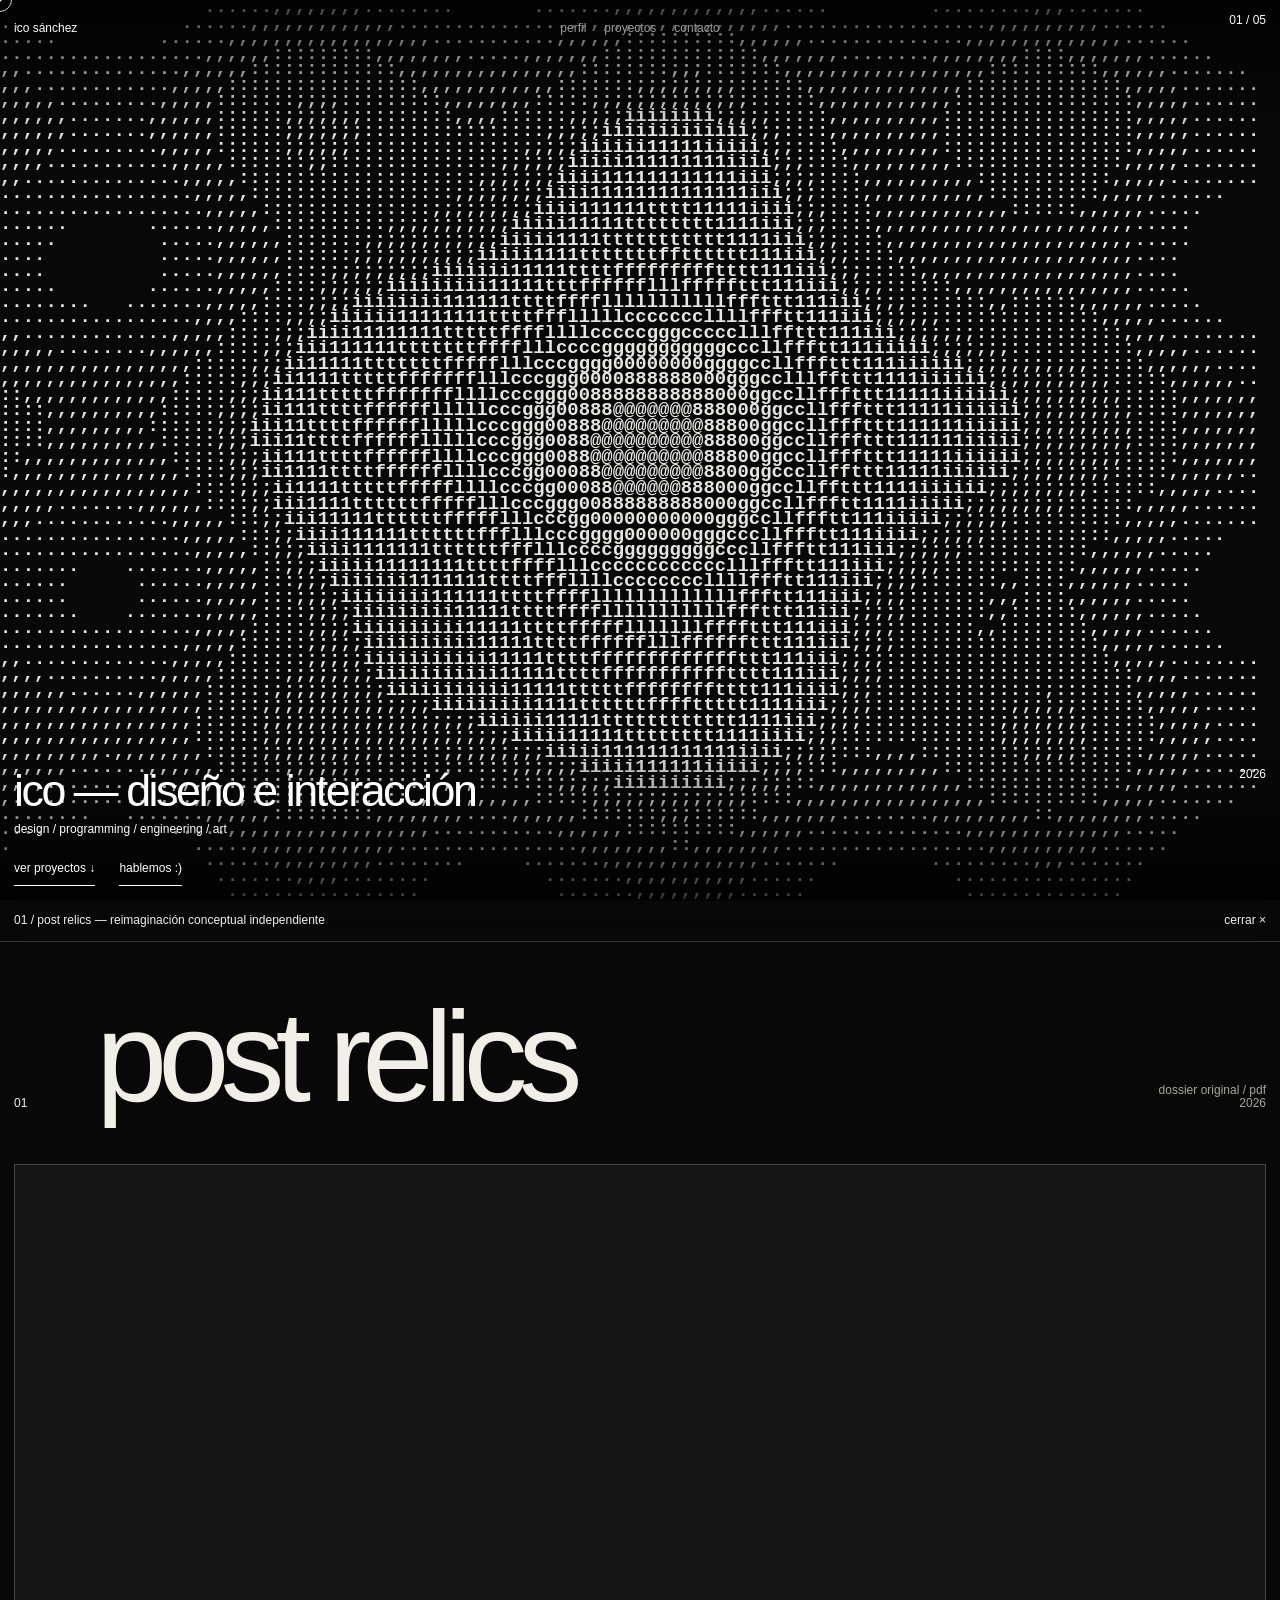
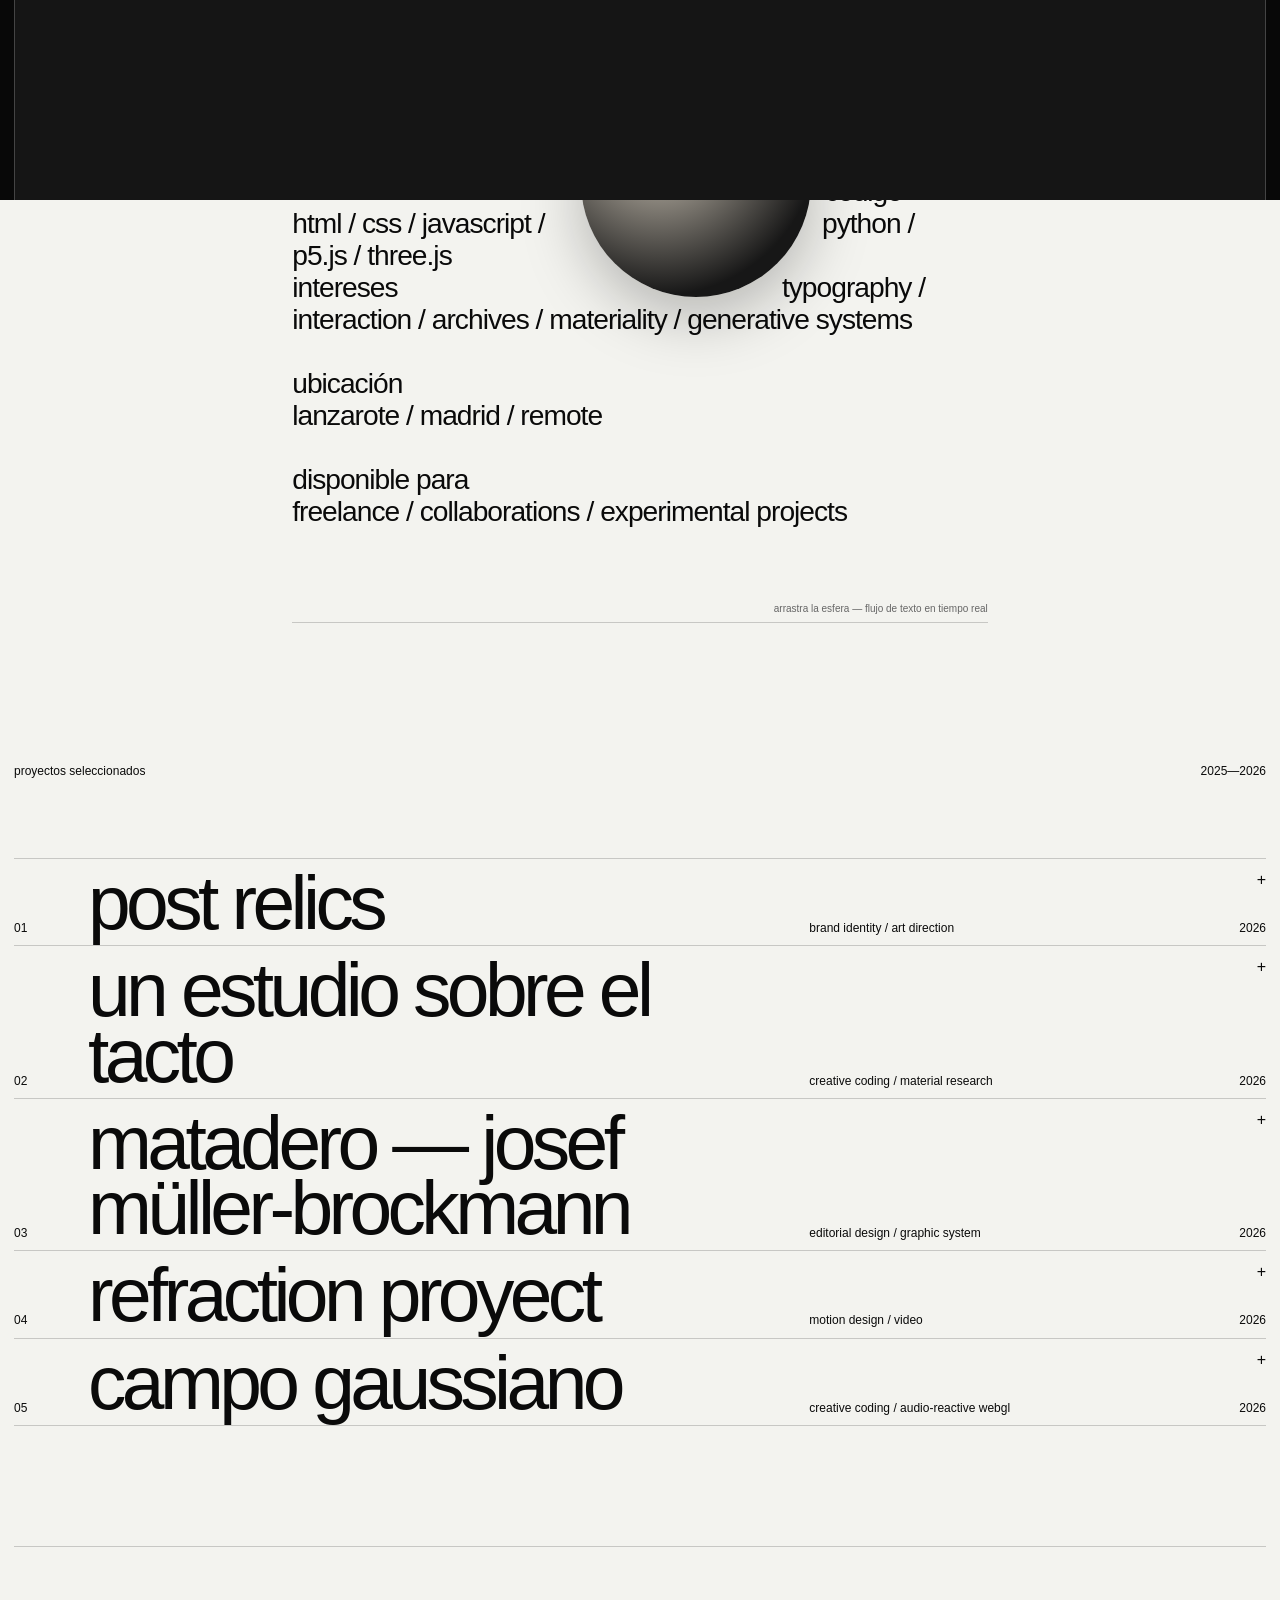
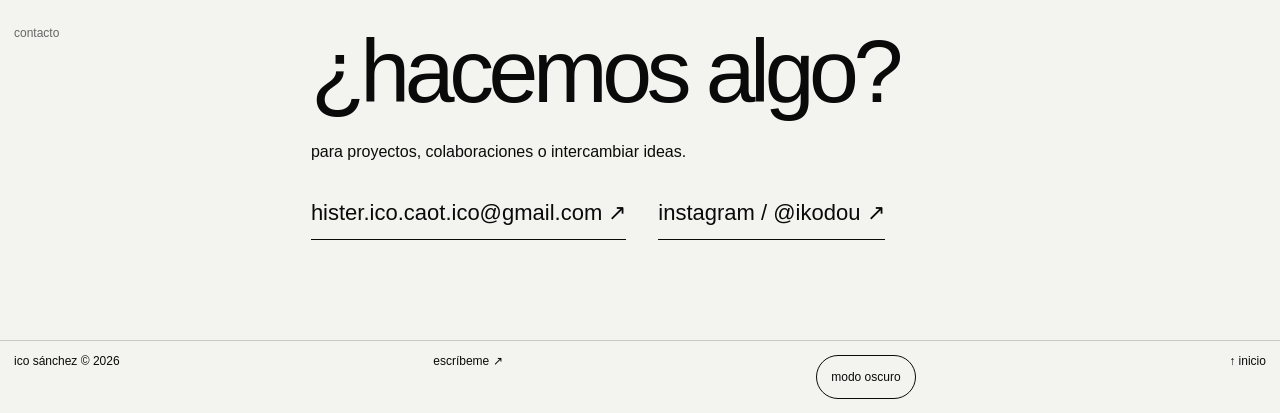
<file: index.html>
<!doctype html>
<html lang="es">
<head>
  <meta charset="utf-8">
  <meta name="viewport" content="width=device-width, initial-scale=1">
  <title>Ico Sánchez — Portfolio</title>
  <link rel="canonical" href="https://acoidanb-sys.github.io/porfolio-3/portfolio-publicacion/">
  <script>
    window.location.replace("./portfolio-publicacion/" + window.location.search + window.location.hash);
  </script>
  <meta http-equiv="refresh" content="0; url=./portfolio-publicacion/">
</head>
<body>
  <p><a href="./portfolio-publicacion/">Abrir el portfolio de Ico Sánchez</a></p>
</body>
</html>
</file>
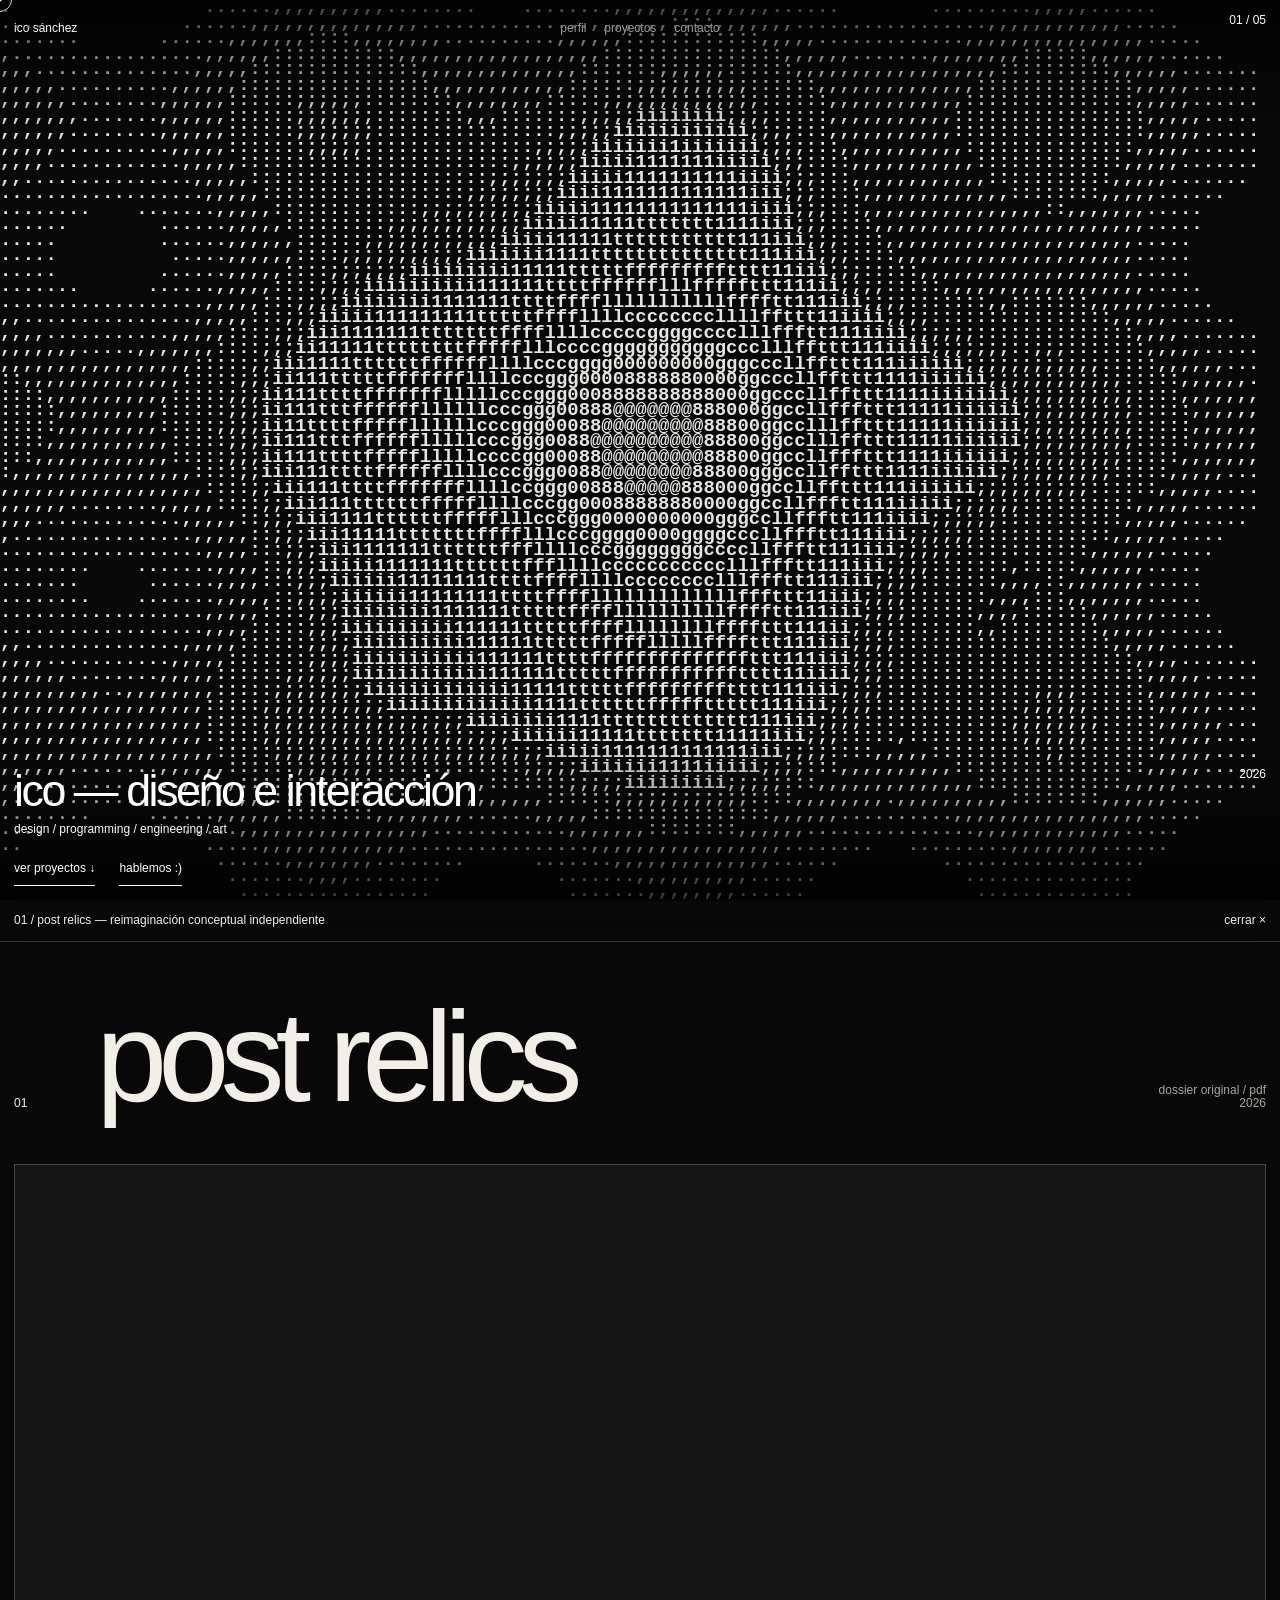
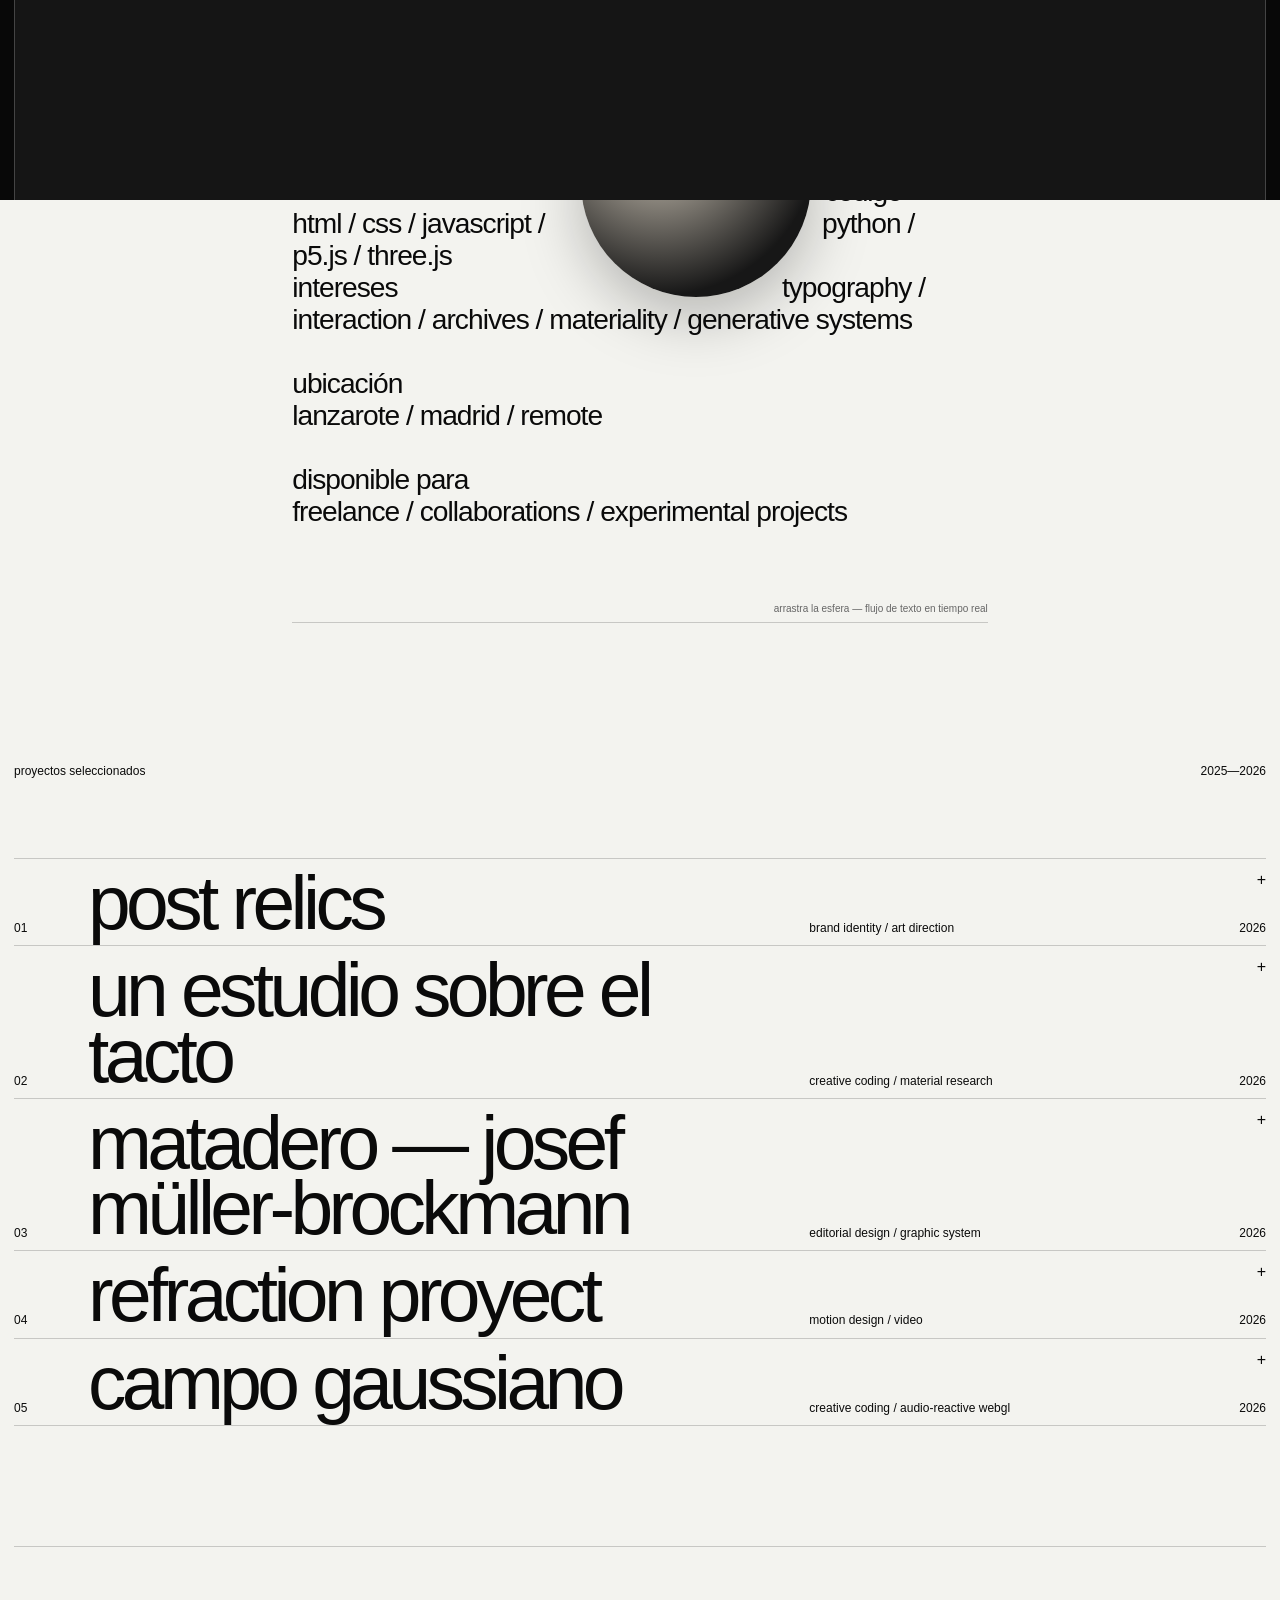
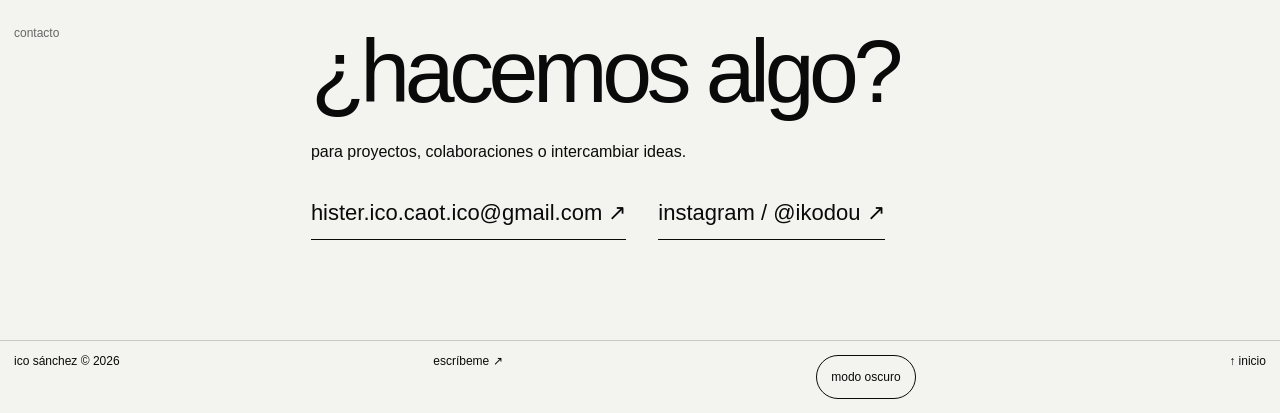
<file: portfolio-publicacion/index.html>
<!doctype html>
<html lang="es">
<head>
  <meta charset="utf-8">
  <meta name="viewport" content="width=device-width,initial-scale=1">
  <meta name="description" content="Portfolio de Ico Sánchez: diseño gráfico, dirección de arte, tipografía y experiencias digitales. Proyectos entre identidad, materia e interacción.">
  <title>Ico Sánchez — Diseño gráfico e interacción</title>

  <meta name="theme-color" content="#f3f3ef">
  <meta name="author" content="Ico Sánchez">
  <meta property="og:type" content="website">
  <meta property="og:locale" content="es_ES">
  <meta property="og:site_name" content="Ico Sánchez — Portfolio">
  <meta property="og:title" content="Ico Sánchez — Diseño gráfico e interacción">
  <meta property="og:description" content="Portfolio de Ico Sánchez: diseño gráfico, dirección de arte, tipografía y experiencias digitales. Proyectos entre identidad, materia e interacción.">
  <meta name="twitter:card" content="summary_large_image">
  <meta name="twitter:title" content="Ico Sánchez — Diseño gráfico e interacción">
  <meta name="twitter:description" content="Portfolio de Ico Sánchez: diseño gráfico, dirección de arte, tipografía y experiencias digitales. Proyectos entre identidad, materia e interacción.">
  <link rel="icon" type="image/svg+xml" href="assets/a8e02d921e17f871.svg">


  <link rel="stylesheet" href="assets/portfolio.css">
<script type="application/ld+json">{"@context":"https://schema.org","@type":"ProfilePage","name":"Ico Sánchez — Diseño gráfico e interacción","inLanguage":"es","description":"Portfolio de Ico Sánchez: diseño gráfico, dirección de arte, tipografía y experiencias digitales. Proyectos entre identidad, materia e interacción.","mainEntity":{"@type":"Person","name":"Ico Sánchez","jobTitle":"Diseñadora gráfica y creativa digital","email":"hister.ico.caot.ico@gmail.com","sameAs":["https://www.instagram.com/ikodou/"],"url":"https://acoidanb-sys.github.io/porfolio-3/portfolio-publicacion/"},"hasPart":[{"@type":"CreativeWork","name":"post relics","url":"https://acoidanb-sys.github.io/porfolio-3/portfolio-publicacion/#project-post-relics"},{"@type":"CreativeWork","name":"un estudio sobre el tacto","url":"https://acoidanb-sys.github.io/porfolio-3/portfolio-publicacion/#project-tacto"},{"@type":"CreativeWork","name":"matadero — josef müller-brockmann","url":"https://acoidanb-sys.github.io/porfolio-3/portfolio-publicacion/#project-brockmann"},{"@type":"CreativeWork","name":"refraction proyect","url":"https://acoidanb-sys.github.io/porfolio-3/portfolio-publicacion/#project-refraction"},{"@type":"CreativeWork","name":"campo gaussiano","url":"https://acoidanb-sys.github.io/porfolio-3/portfolio-publicacion/#project-gaussian"}],"url":"https://acoidanb-sys.github.io/porfolio-3/portfolio-publicacion/"}</script>
<link rel="describedby" href="llms.txt" type="text/plain">

<!-- PUBLIC_URL_START -->
<link rel="canonical" href="https://acoidanb-sys.github.io/porfolio-3/portfolio-publicacion/">
<meta property="og:url" content="https://acoidanb-sys.github.io/porfolio-3/portfolio-publicacion/">
<meta property="og:image" content="https://acoidanb-sys.github.io/porfolio-3/portfolio-publicacion/assets/og-image.jpg">
<meta property="og:image:width" content="1280">
<meta property="og:image:height" content="720">
<meta property="og:image:alt" content="Fotograma de Refraction Proyect, proyecto audiovisual de Ico Sánchez">
<meta name="twitter:image" content="https://acoidanb-sys.github.io/porfolio-3/portfolio-publicacion/assets/og-image.jpg">
<!-- PUBLIC_URL_END -->
</head>

<body>
  <a href="#main-content" class="skip-link">saltar al contenido</a>
  <noscript><style>.project-accordion{height:auto!important}.project-open,.editorial-stage,.overlay,.cursor,.cursor-label{display:none!important}.intro-statement{display:block!important}.project-accordion-inner{visibility:visible!important}body,a,button{cursor:auto!important}</style><p style="padding:70px 14px 10px">Los proyectos se pueden leer sin JavaScript. Actívalo para utilizar las experiencias interactivas.</p></noscript>
  <div class="cursor" id="cursor"></div>
  <div class="cursor-label" id="cursorLabel">abrir</div>

  <header class="header">
    <a href="#top" class="brand interactive">ico sánchez</a>
    <nav class="nav" aria-label="Navegación principal">
      <a href="#info" class="interactive">perfil</a>
      <a href="#work" class="interactive">proyectos</a>
      <a href="#contact" class="interactive">contacto</a>
    </nav>
    <span class="count" id="counter">01 / 05</span>
  </header>

  <main id="main-content" tabindex="-1">
    <section class="hero" id="top">
      <div class="hero-art"></div>
      <pre class="ascii-field" id="asciiField" aria-hidden="true"></pre>
      <div class="hero-caption">
        <div><h1>ico — diseño e interacción</h1><span>design / programming / engineering / art</span><br><a class="hero-action interactive" href="#work">ver proyectos ↓</a><a class="hero-action interactive" href="#contact">hablemos :)</a></div>
        <span>2026</span>
      </div>


    </section>



    <section class="intro" id="info" aria-label="Perfil, herramientas y disponibilidad">
      <h2 class="sr-only">perfil</h2>
      <p class="intro-statement">diseñadora gráfica y creativa digital con formación en programación e ingeniería. trabajo entre identidad, materia e interacción.</p>
      <div class="editorial-stage" id="editorialStage">
        <div class="editorial-orb" id="editorialOrb" aria-label="arrastra para redistribuir el texto"></div>
        <span class="editorial-hint">arrastra la esfera — flujo de texto en tiempo real</span>
      </div>
    </section>

    <section class="work" id="work">
      <div class="section-head"><h2>proyectos seleccionados</h2><span>2025—2026</span></div>

      <div class="project" id="project-post-relics" data-preview="pr" data-overlay="overlay-5">
        <h3 class="project-heading"><button type="button" id="project-post-relics-toggle" aria-expanded="false" aria-controls="project-post-relics-panel" class="project-button interactive" data-label="abrir proyecto">
          <span>01</span>
          <span class="project-title">post relics</span>
          <span class="project-type">brand identity / art direction</span>
          <span class="project-year">2026</span>
        </button></h3>
        <div class="project-accordion" aria-hidden="true" id="project-post-relics-panel" role="region" aria-labelledby="project-post-relics-toggle"><div class="project-accordion-inner">
          <p class="project-accordion-copy"><span class="project-nature-tag">reimaginación conceptual independiente</span><span>una reinterpretación de Post Relics que convierte su universo de pelo, fibra, cuentas y objetos encontrados en una identidad táctil, editorial y deliberadamente austera.</span></p>
          <button class="project-open interactive" data-overlay="overlay-5" data-label="abrir proyecto">ver proyecto completo ↗</button>
          <div class="post-relics-mark" aria-label="Post Relics escrito en braille UEB no contraído">
            <span class="post-relics-braille" aria-hidden="true">⠠⠏⠕⠎⠞⠀⠠⠗⠑⠇⠊⠉⠎</span>
            <small>post relics / ueb braille</small>
          </div>
          <section class="post-relics-inline" aria-labelledby="postRelicsInlineTitle">
            <div class="post-relics-inline-head">
              <span>caso de estudio / 14 páginas</span>
              <h4 id="postRelicsInlineTitle">dossier completo</h4>
              <p>desplázate dentro del documento para recorrer la identidad, el sistema Braille, las aplicaciones y la dirección de arte sin salir del portafolio.</p>
            </div>
            <div class="post-relics-inline-frame">
              <iframe id="postRelicsInlinePdf" title="Dossier completo de Post Relics dentro del portafolio" loading="lazy"></iframe>
            </div>
            <div class="post-relics-inline-footer">
              <span>desplázate dentro del visor / PDF original</span>
              <button class="post-relics-inline-open interactive" id="postRelicsInlineOpen" type="button" data-label="abrir dossier">abrir en una pestaña ↗</button>
            </div>
          </section>
        </div></div>
      </div>


      <div class="project project-case" id="project-tacto" data-preview="a">
        <h3 class="project-heading"><button type="button" id="project-tacto-toggle" aria-expanded="false" aria-controls="project-tacto-panel" class="project-button interactive" data-label="abrir proyecto">
          <span>02</span>
          <span class="project-title">un estudio sobre el tacto</span>
          <span class="project-type">creative coding / material research</span>
          <span class="project-year">2026</span>
        </button></h3>
        <div class="project-accordion" aria-hidden="true" id="project-tacto-panel" role="region" aria-labelledby="project-tacto-toggle">
          <div class="project-accordion-inner project-accordion-case">
            <div class="project-case-intro">
              <p class="project-accordion-copy">un estudio sobre el tacto articulado en dos fases: primero, una pantalla térmica interactiva que registra el gesto; después, una extensión material en látex translúcido, impresión y costura manual.</p>
              <span>01 interfaz / 02 materia</span>
            </div>

            <section class="touch-study" aria-labelledby="touchStudyTitle">
              <div class="touch-study-head">
                <span>01 / interaction design</span>
                <h4 id="touchStudyTitle">residuo térmico</h4>
                <p>simulación en HTML5 Canvas que registra posición, velocidad y duración del puntero, acumula energía en una matriz y aplica difusión y enfriamiento en tiempo real.</p>
              </div>
              <div class="thermal-app" id="thermalApp">
                <header class="thermal-appbar">
                  <div class="thermal-app-id"><span>atlas térmico del tacto</span><strong id="thermalSessionLabel">sesión 001</strong></div>
                  <div class="thermal-tabs" role="tablist" aria-label="Vistas de la aplicación">
                    <button class="thermal-tab active" id="thermalTouchTab" type="button">tacto</button>
                    <button class="thermal-tab" id="thermalObserveTab" type="button">observar</button>
                    <button class="thermal-tab" id="thermalArchiveTab" type="button">archivo</button>
                  </div>
                </header>

                <div class="thermal-live" id="thermalLiveView">
                  <div class="touch-surface" id="touchSurface">
                    <canvas id="touchCanvas" aria-label="Superficie interactiva que responde a la velocidad del gesto"></canvas>
                    <div class="touch-readout" aria-hidden="true">
                      <span class="touch-mode" id="touchMode">sin contacto</span>
                      <div class="touch-meter"><span>calor residual <span id="touchValue">00</span></span><div class="touch-meter-line"><span class="touch-meter-fill" id="touchMeterFill"></span></div></div>
                    </div>
                  </div>
                  <div class="thermal-timeline" id="thermalTimeline" hidden>
                    <div class="thermal-timeline-head"><span>observación posterior / enfriamiento</span><output id="thermalTimeLabel">00 s</output></div>
                    <input id="thermalTime" type="range" min="0" max="60" step="1" value="0" aria-label="Segundos después del contacto">
                  </div>
                  <div class="touch-controls"><span id="thermalInstruction">toca / observa / retira la mano / espera</span></div>
                </div>

                <section class="thermal-archive" id="thermalArchive" hidden>
                  <div class="thermal-archive-head"><span>residuos guardados</span><span>archivo local</span></div>
                  <div class="thermal-archive-grid" id="thermalArchiveGrid"></div>
                </section>

                <div class="thermal-app-controls">
                  <button class="thermal-action interactive" id="touchReset" type="button" data-label="enfriar">enfriar</button>
                  <button class="thermal-action interactive" id="thermalExport" type="button" data-label="exportar">exportar PNG</button>
                  <button class="thermal-action interactive" id="thermalSave" type="button" data-label="guardar">guardar sesión</button>
                  <button class="thermal-action primary interactive" id="thermalFinish" type="button" data-label="observar">finalizar / observar</button>
                </div>
              </div>
              <p class="touch-reference">referencia técnica para el modelo de persistencia temporal: <a class="interactive" href="https://arxiv.org/abs/1806.10189" target="_blank" rel="noreferrer" data-label="abrir artículo">Thermanator: Thermal Residue-Based Post Factum Attacks On Keyboard Password Entry</a> — Tyler Kaczmarek, Ercan Ozturk y Gene Tsudik, 2018.</p>

              <details class="technical-details" open>
                <summary>lógica técnica y herramientas</summary>
              <div class="thermal-case">
                <div class="thermal-case-kicker"><span>lógica técnica / creative coding</span><span>2026</span></div>
                <div class="thermal-flow" aria-label="Lógica de la interacción térmica">
                  <div class="thermal-flow-step"><span>01</span><strong>input</strong><p>Pointer Events captura coordenadas, duración y velocidad tanto con ratón como con interacción táctil.</p></div>
                  <div class="thermal-flow-step"><span>02</span><strong>heat field</strong><p>cada muestra deposita energía en una matriz bidimensional; la intensidad se calcula según velocidad y permanencia.</p></div>
                  <div class="thermal-flow-step"><span>03</span><strong>render</strong><p>Canvas traduce los valores acumulados a una escala térmica de púrpura, rojo, naranja y amarillo.</p></div>
                  <div class="thermal-flow-step"><span>04</span><strong>decay</strong><p>un bucle de animación aplica difusión y pérdida progresiva de temperatura hasta limpiar la superficie.</p></div>
                </div>
                <div class="thermal-tools" aria-label="Herramientas utilizadas">
                  <span class="thermal-tool">javascript</span>
                  <span class="thermal-tool">html5 canvas</span>
                  <span class="thermal-tool">html / css</span>
                  <span class="thermal-tool">pointer events</span>
                  <span class="thermal-tool">custom heat-field simulation</span>
                  <span class="thermal-tool">responsive interaction</span>
                </div>
              </div>
              </details>
            </section>

            <section class="latex-project-section" aria-labelledby="latexTitle">
              <div class="latex-extension">
                <h4 id="latexTitle">02 / experimentos con látex</h4>
                <p>extensión material del sistema térmico. una impresión fotográfica queda encapsulada bajo látex translúcido, tensado y cosido a mano. la superficie modifica la nitidez, el color y la distancia física desde la que se accede a la imagen.</p>
              </div>
              <details class="technical-details material-details" open>
                <summary>ficha técnica de materiales</summary>
              <dl class="practice-specs">
                <div><dt>materials</dt><dd>impresión fotográfica, látex translúcido e hilo negro</dd></div>
                <div><dt>process</dt><dd>fabricación manual, costura perimetral y registro fotográfico</dd></div>
                <div><dt>focus</dt><dd>opacidad, tensión, encapsulado y respuesta superficial</dd></div>
              </dl>
              </details>
              <div class="practice-gallery tactile">
                <a class="practice-figure interactive" href="assets/9e686c7b2297d348.jpg" target="_blank" data-label="ampliar">
                  <figure><img id="membranaProceso" src="assets/9e686c7b2297d348.jpg" alt="Proceso de costura manual de una impresión cubierta por látex translúcido" loading="lazy" width="1290" height="1694" decoding="async"><figcaption>proceso / costura y tensión</figcaption></figure>
                </a>
                <a class="practice-figure interactive" href="assets/747dcb744b4b1d55.jpg" target="_blank" data-label="ampliar">
                  <figure><img id="membranaInstalacion" src="assets/747dcb744b4b1d55.jpg" alt="Pieza fotográfica cubierta por una membrana de látex e instalada en pared" loading="lazy" width="1290" height="1595" decoding="async"><figcaption>pieza final / instalación</figcaption></figure>
                </a>
              </div>
            </section>
          </div>
        </div>
      </div>

      <div class="project project-case" id="project-brockmann" data-preview="f">
        <h3 class="project-heading"><button type="button" id="project-brockmann-toggle" aria-expanded="false" aria-controls="project-brockmann-panel" class="project-button interactive" data-label="abrir proyecto">
          <span>03</span>
          <span class="project-title">matadero — josef müller-brockmann</span>
          <span class="project-type">editorial design / graphic system</span>
          <span class="project-year">2026</span>
        </button></h3>
        <div class="project-accordion" aria-hidden="true" id="project-brockmann-panel" role="region" aria-labelledby="project-brockmann-toggle">
          <div class="project-accordion-inner project-accordion-case brockmann-case">
            <div class="project-case-intro">
              <p class="project-accordion-copy">un sistema editorial para Matadero Madrid construido desde la retícula, la jerarquía tipográfica y la lógica modular de Josef Müller-Brockmann. al abrir el proyecto aparecen el desplegable exterior y su programación interior.</p>
              <span class="project-nature-tag">proyecto académico</span>
            </div>
            <div class="practice-detail-note">
              <span>a3 desplegable</span>
              <p>fotografía intervenida, estructura modular y cambios de escala organizan una pieza que funciona simultáneamente como cartel, programa y objeto plegable.</p>
            </div>
            <div class="practice-gallery">
              <a class="practice-figure interactive" href="assets/fb2aa93e15f3e0e2.jpg" target="_blank" data-label="ampliar">
                <figure><img id="mataderoDesplegable" src="assets/fb2aa93e15f3e0e2.jpg" alt="Desplegable editorial para Matadero inspirado en Josef Müller-Brockmann" loading="lazy" width="1536" height="1024" decoding="async"><figcaption>desplegable / exterior</figcaption></figure>
              </a>
              <a class="practice-figure interactive" href="assets/578f62f476ec9d4a.jpg" target="_blank" data-label="ampliar">
                <figure><img id="mataderoProgramacion" src="assets/578f62f476ec9d4a.jpg" alt="Programación interior del diseño editorial para Matadero" loading="lazy" width="1086" height="1448" decoding="async"><figcaption>programación / interior</figcaption></figure>
              </a>
            </div>

            <section class="brockmann-web-section" aria-labelledby="brockmannWebTitle">
              <div class="brockmann-web-head">
                <span>web / creative coding</span>
                <h4 id="brockmannWebTitle">sistema plegable interactivo</h4>
                <p>la pieza editorial continúa en el navegador: permite manipular el pliegue, girar y ampliar el impreso en un visor 3D y generar nuevas composiciones desde la misma retícula.</p>
              </div>
              <div class="brockmann-web-frame">
                <iframe id="brockmannWebFrame" title="Sistema plegable interactivo inspirado en Josef Müller-Brockmann" sandbox="allow-scripts allow-downloads" loading="lazy"></iframe>
              </div>
              <div class="brockmann-web-footer">
                <span>plegado / visor 3d / generador gráfico</span>
                <button class="brockmann-web-open interactive" id="brockmannWebOpen" type="button" data-label="abrir experiencia">abrir experiencia completa ↗</button>
              </div>
              <script id="brockmannWebSource" type="application/octet-stream" data-src="projects/brockmann.html"></script>
            </section>
          </div>
        </div>
      </div>


      <div class="project project-case" id="project-refraction" data-preview="g">
        <h3 class="project-heading"><button type="button" id="project-refraction-toggle" aria-expanded="false" aria-controls="project-refraction-panel" class="project-button interactive" data-label="abrir proyecto">
          <span>04</span>
          <span class="project-title">refraction proyect</span>
          <span class="project-type">motion design / video</span>
          <span class="project-year">2026</span>
        </button></h3>
        <div class="project-accordion" aria-hidden="true" id="project-refraction-panel" role="region" aria-labelledby="project-refraction-toggle">
          <div class="project-accordion-inner project-accordion-case motion-case">
            <div class="project-case-intro">
              <p class="project-accordion-copy">vídeo anuncio para una fiesta imaginaria. refraction proyect combina escenas de club, texturas y tipografía en movimiento para dar forma a su identidad visual.</p>
              <span class="project-nature-tag">fiesta imaginaria / proyecto audiovisual</span>
            </div>
            <section class="motion-web-section" aria-labelledby="refractionTitle">
              <div class="motion-web-head">
                <span>motion design / video</span>
                <h4 id="refractionTitle">refraction proyect</h4>
                <p>imágenes nocturnas, cortes rápidos y letras que se fragmentan. una pieza breve que juega con el ritmo, la superposición y el contraste.</p>
              </div>
              <div class="motion-web-frame refraction-video-frame">
                <video id="refractionVideo" controls playsinline preload="none" poster="assets/a38568a4f7cb1184.jpg" aria-label="Refraction Proyect — vídeo anuncio para una fiesta imaginaria">Tu navegador no admite vídeo HTML5.</video>
              </div>
              <div class="motion-web-footer">
                <span>12 s / 1920 × 1080 / sonido</span>
                <button class="motion-web-open interactive" id="refractionVideoOpen" type="button" data-label="abrir vídeo">abrir vídeo ↗</button>
              </div>
              <script id="refractionVideoSource" type="application/octet-stream" data-src="assets/110e528519c46871.mp4"></script>
            </section>
            <details class="technical-details motion-details" open>
              <summary>sobre el proyecto</summary>
              <dl class="practice-specs">
                <div><dt>concept</dt><dd>anuncio para una fiesta imaginaria</dd></div>
                <div><dt>visuals</dt><dd>tipografía animada, texturas, geometría y escenas de club</dd></div>
                <div><dt>output</dt><dd>vídeo de 12 segundos con sonido / full hd / 16:9</dd></div>
              </dl>
            </details>
          </div>
        </div>
      </div>


      <div class="project project-case" id="project-gaussian" data-preview="h">
        <h3 class="project-heading"><button type="button" id="project-gaussian-toggle" aria-expanded="false" aria-controls="project-gaussian-panel" class="project-button interactive" data-label="abrir proyecto">
          <span>05</span>
          <span class="project-title">campo gaussiano</span>
          <span class="project-type">creative coding / audio-reactive webgl</span>
          <span class="project-year">2026</span>
        </button></h3>
        <div class="project-accordion" aria-hidden="true" id="project-gaussian-panel" role="region" aria-labelledby="project-gaussian-toggle">
          <div class="project-accordion-inner project-accordion-case gaussian-case">
            <div class="project-case-intro">
              <p class="project-accordion-copy">la experiencia comienza con una forma abstracta de 26.000 partículas que respira, se pliega y altera su densidad con el sonido. el visitante puede orbitarla, pausar el movimiento y sustituirla por un modelo .ply propio, además de usar una pista de audio o el micrófono.</p>
              <span class="project-nature-tag">estudio interactivo original / prototipo vivo</span>
            </div>

            <section class="gaussian-web-section" aria-labelledby="gaussianFieldTitle">
              <div class="gaussian-web-head">
                <span>webgl / sound / generative matter</span>
                <h4 id="gaussianFieldTitle">campo gaussiano — estudio audio-reactivo</h4>
                <p>la forma inicial aparece como una reliquia inestable entre volumen, niebla y residuo, pero puede reemplazarse desde el propio visor. graves, medios y agudos gobiernan distintas capas de torsión, desplazamiento, foco y color.</p>
              </div>
              <div class="gaussian-web-frame">
                <iframe id="gaussianFieldFrame" title="Campo gaussiano abstracto y audio-reactivo" sandbox="allow-scripts allow-same-origin allow-downloads" allow="microphone" loading="lazy"></iframe>
              </div>
              <div class="gaussian-web-footer">
                <span>raw webgl / fft adaptativo / pausa / carga .ply / audio o micrófono</span>
                <button class="gaussian-web-open interactive" id="gaussianFieldOpen" type="button" data-label="abrir experiencia">abrir experiencia completa ↗</button>
              </div>
              <script id="gaussianFieldSource" type="application/octet-stream" data-src="projects/campo-gaussiano.html"></script>
            </section>

            <details class="technical-details gaussian-details" open>
              <summary>sistema generativo y ficha técnica</summary>
              <dl class="practice-specs">
                <div><dt>render</dt><dd>webgl y glsl propios, point sprites gaussianas, mezcla alfa, paleta personalizable y campo procedural o modelo .ply</dd></div>
                <div><dt>audio</dt><dd>fft de 1024 muestras, normalización adaptativa, envolventes attack / release y detección de golpes y transitorios</dd></div>
                <div><dt>mapping</dt><dd>graves: expansión; medios: torsión; agudos: fragmentación y color; golpes: onda expansiva y destello</dd></div>
                <div><dt>interaction</dt><dd>órbita, zoom, pausa, cuatro colores editables y paletas preparadas, carga o arrastre .ply, respuesta audio, deformación, foco, curvatura, voxelización, grano y captura png</dd></div>
                <div><dt>performance</dt><dd>26.000 partículas iniciales; importación limitada a 60.000 puntos en escritorio y 20.000 en móvil, dpr limitado y reduced motion</dd></div>
                <div><dt>reference</dt><dd>arquitectura inspirada por Gausseous de Quixbrics (MIT); dirección visual y motor provisional reconstruidos para este portfolio</dd></div>
                <div><dt>import</dt><dd>archivos .ply ASCII o binary little-endian, con centrado, escala y reducción de puntos automáticos</dd></div>
              </dl>
            </details>
          </div>
        </div>
      </div>
    </section>





    <section class="contact-section" id="contact" aria-labelledby="contactTitle">
      <span>contacto</span>
      <div><h2 id="contactTitle">¿hacemos algo?</h2><p>para proyectos, colaboraciones o intercambiar ideas.</p>
      <div class="contact-links"><a class="interactive" href="mailto:hister.ico.caot.ico@gmail.com" aria-label="Escribir a hister.ico.caot.ico@gmail.com">hister.ico.caot.ico@gmail.com ↗</a><a class="interactive" href="https://www.instagram.com/ikodou/" target="_blank" rel="noopener noreferrer" aria-label="Instagram de Ico, abre en otra pestaña">instagram / @ikodou ↗</a></div></div>
    </section>

  </main>

  <footer>
    <span>ico sánchez © 2026</span>
    <a href="mailto:hister.ico.caot.ico@gmail.com" class="interactive">escríbeme ↗</a>
    <button type="button" id="themeToggle" class="theme-toggle interactive" aria-pressed="false">modo oscuro</button>
    <a href="#top" class="interactive">↑ inicio</a>
  </footer>

  <a href="#top" class="back-to-top interactive" id="backToTop" aria-label="Volver arriba" hidden>↑</a>
  <div class="follow-preview" id="followPreview">
    <div class="follow-preview-inner" id="followPreviewInner" data-mode="pr">
      <pre class="preview-ascii" id="previewAscii" aria-hidden="true"></pre>
    </div>
  </div>

  <section class="overlay" id="overlay-5" aria-hidden="true">
    <div class="overlay-header">
      <span>01 / post relics — reimaginación conceptual independiente</span>
      <button class="overlay-close interactive" data-label="cerrar">cerrar ×</button>
    </div>
    <div class="overlay-main" id="post-relics">
      <div class="overlay-title">
        <span>01</span>
        <h2>post relics</h2>
        <div class="meta">dossier original / PDF<br>2026</div>
      </div>
      <div class="pr-pdf-shell">
        <iframe id="postRelicsPdf" title="Dossier original completo de Post Relics" loading="lazy"></iframe>
        <script id="postRelicsPdfSource" type="application/octet-stream" data-src="assets/bf9dfa0357e6417c.pdf"></script>
      </div>
      <div class="pr-pdf-note">
        <span>14 páginas / dossier original sin modificaciones</span>
        <button class="pr-pdf-open interactive" id="postRelicsPdfOpen" type="button" data-label="abrir pdf">abrir pdf en una pestaña ↗</button>
      </div>
    </div>
  </section>

  <script src="assets/portfolio-1.js" defer></script>
  <script src="assets/portfolio-2.js" defer></script>
<script src="assets/portfolio-3.js" defer></script>
<script src="assets/contact-theme.js" defer></script>
</body>
</html>
</file>
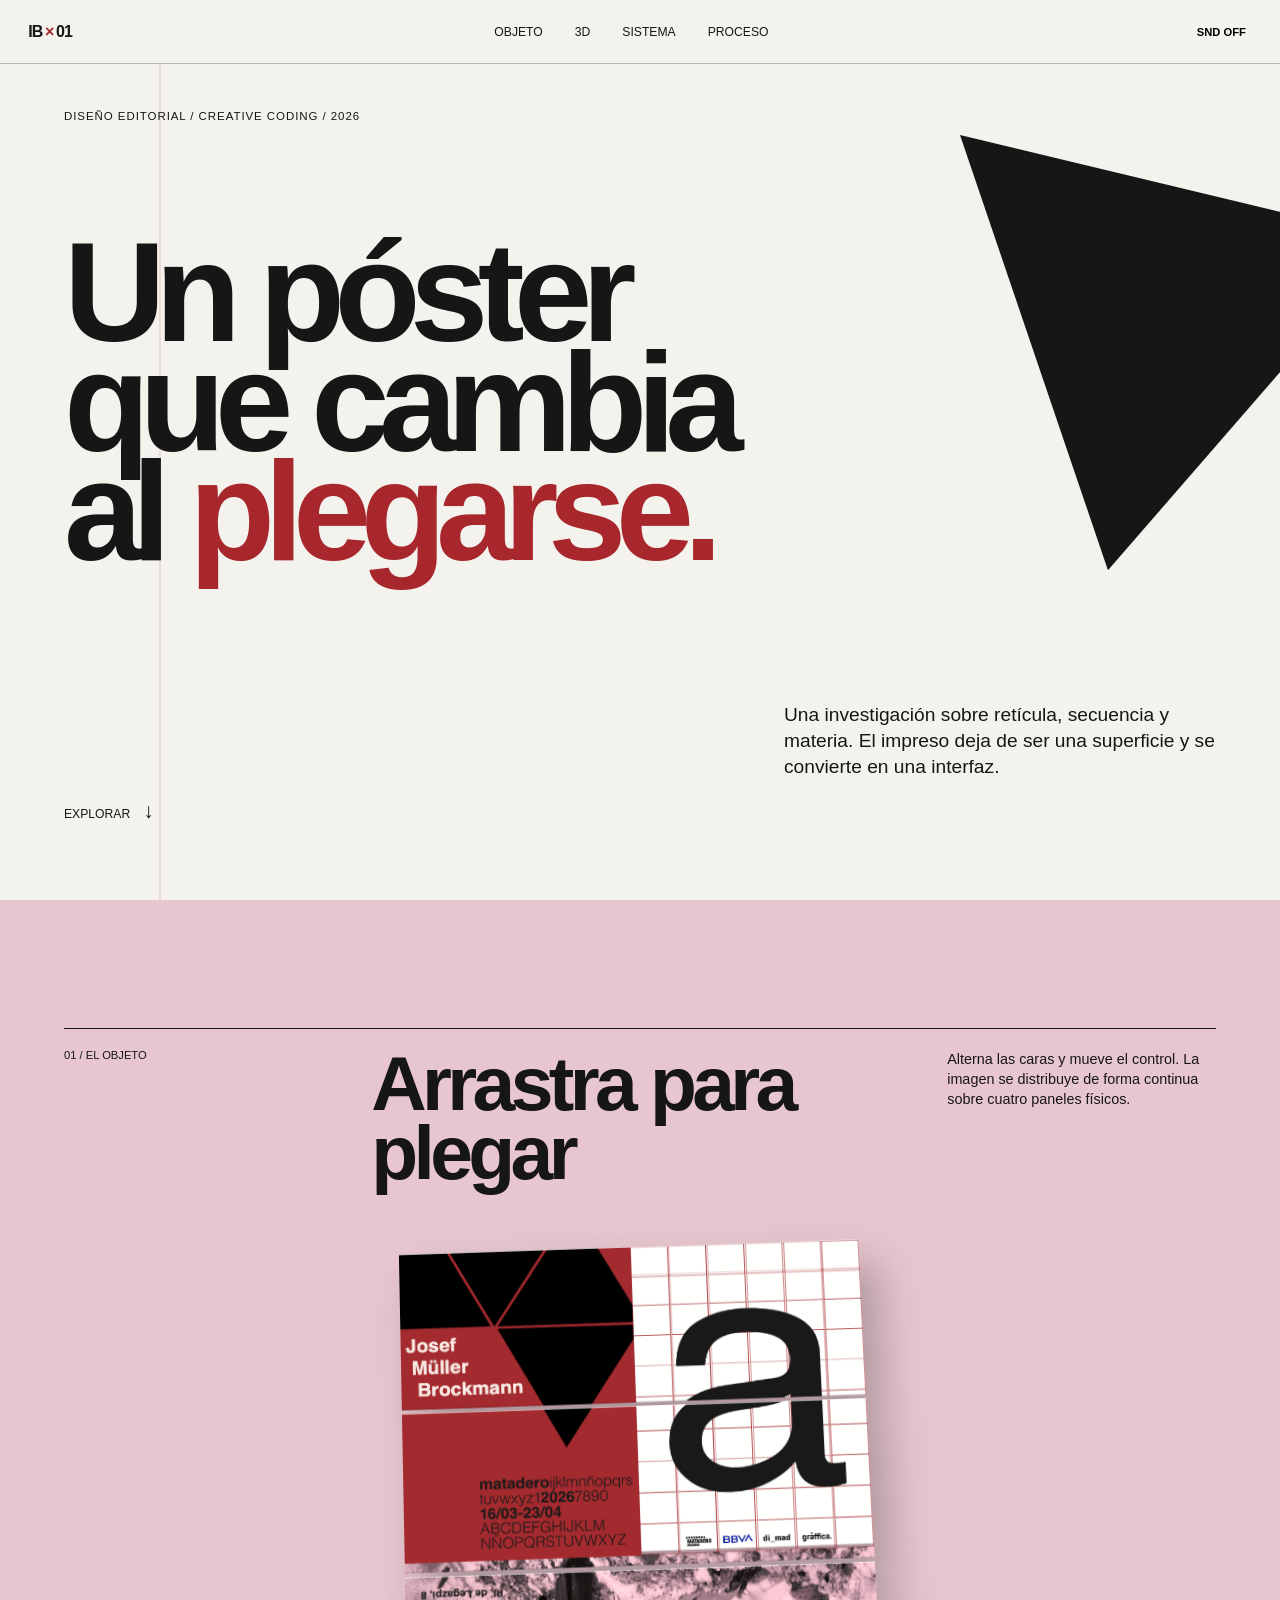
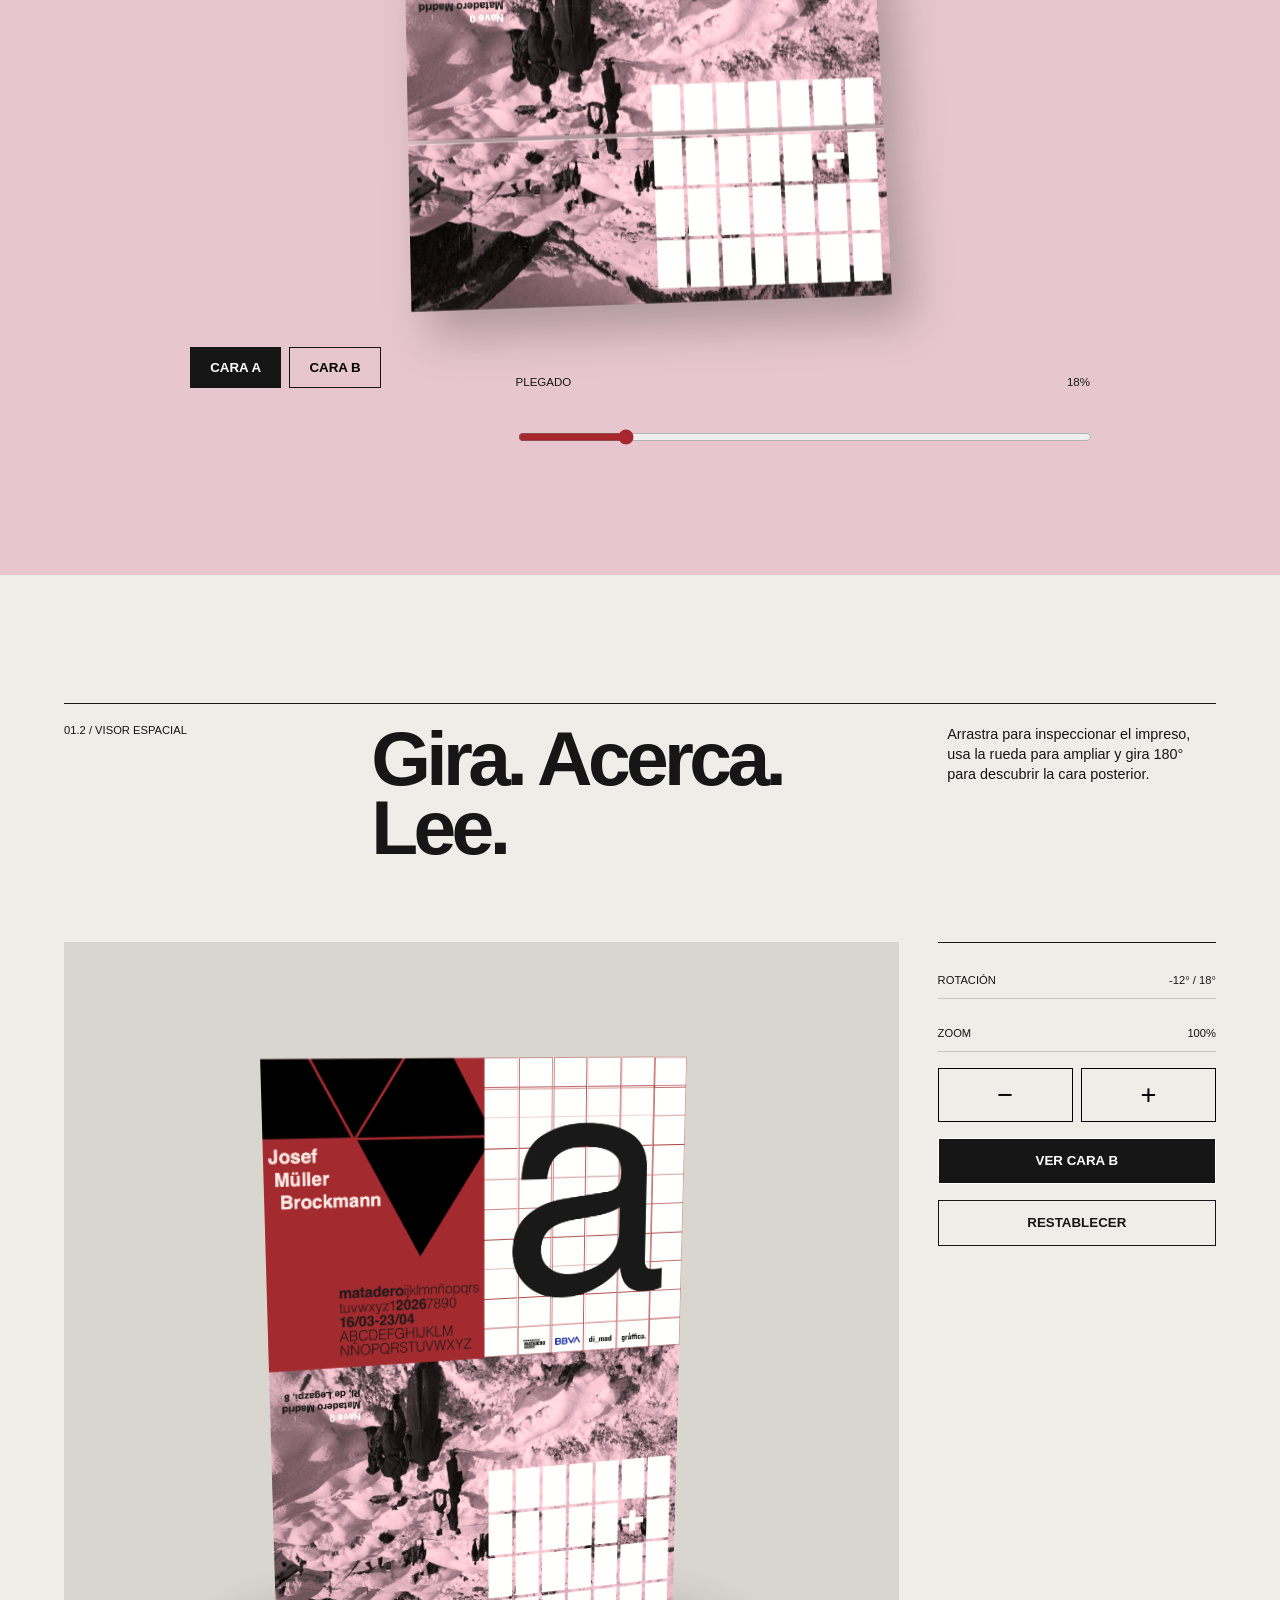
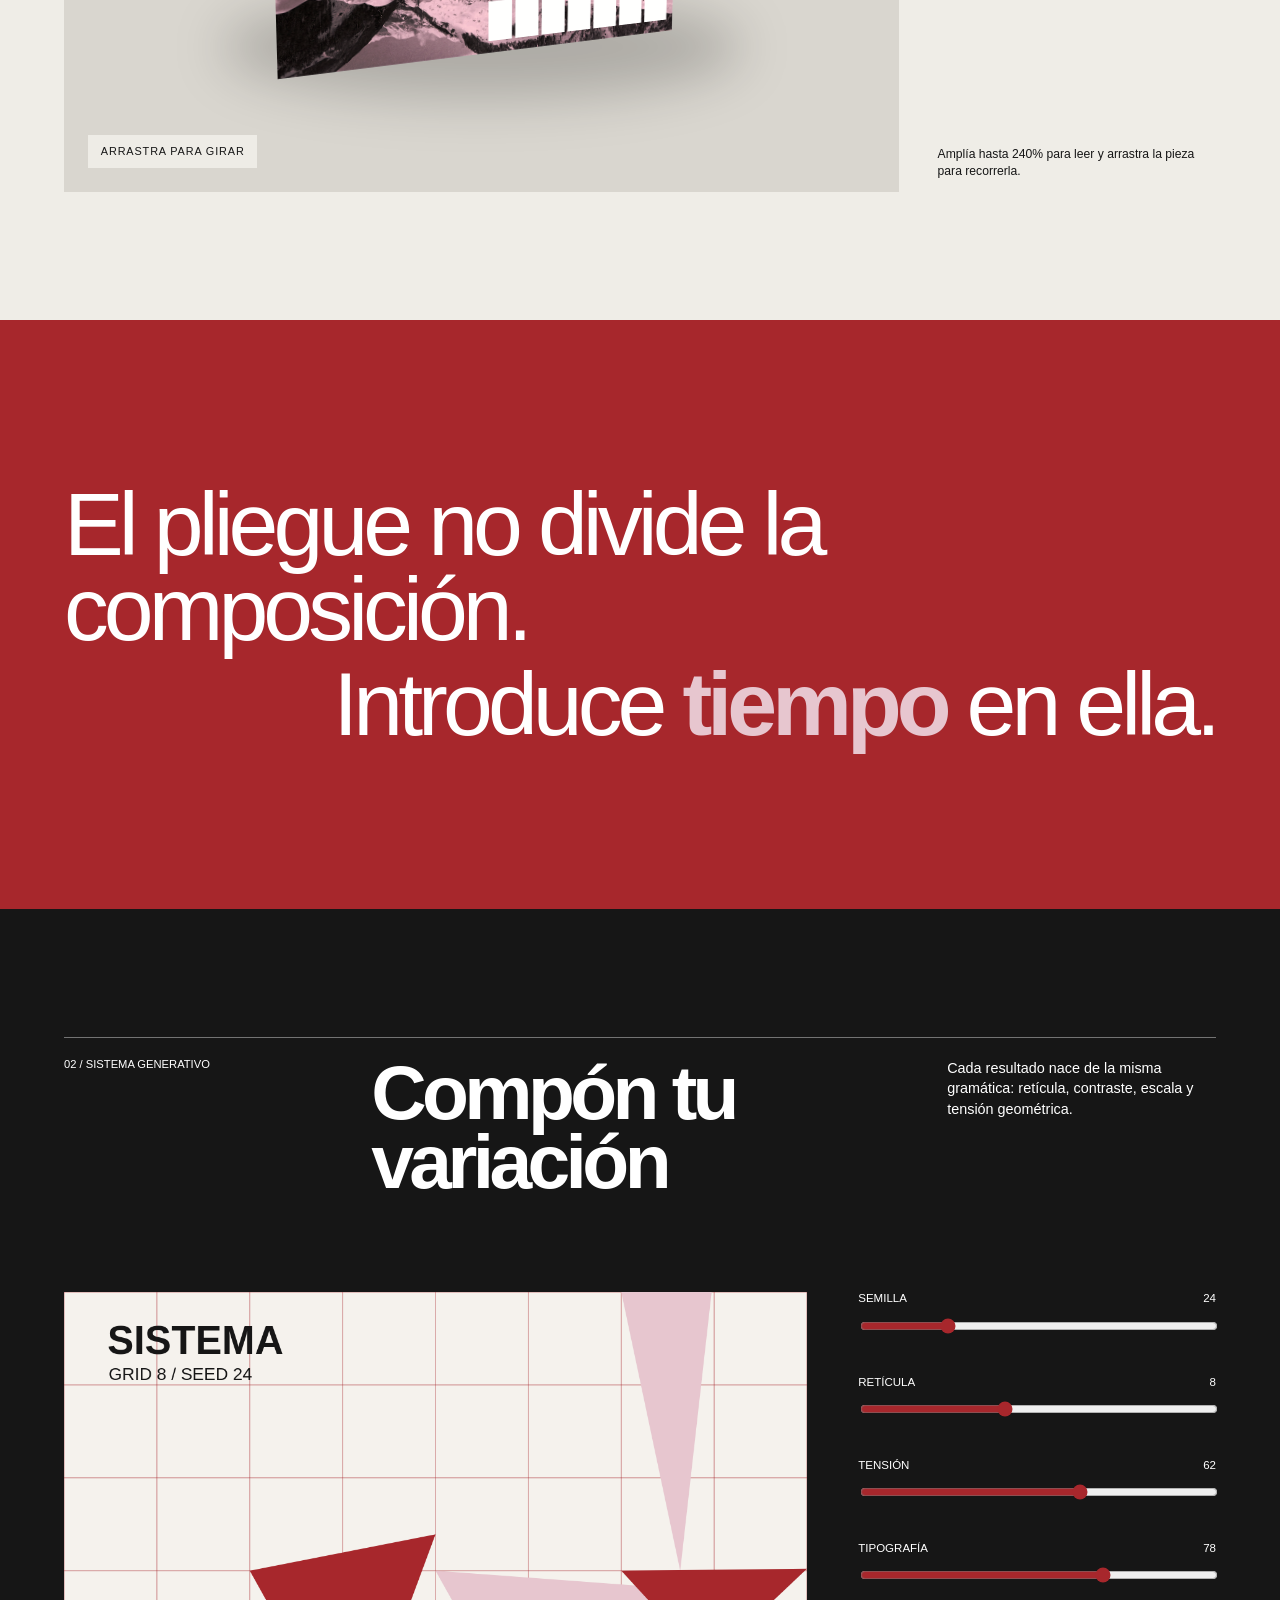
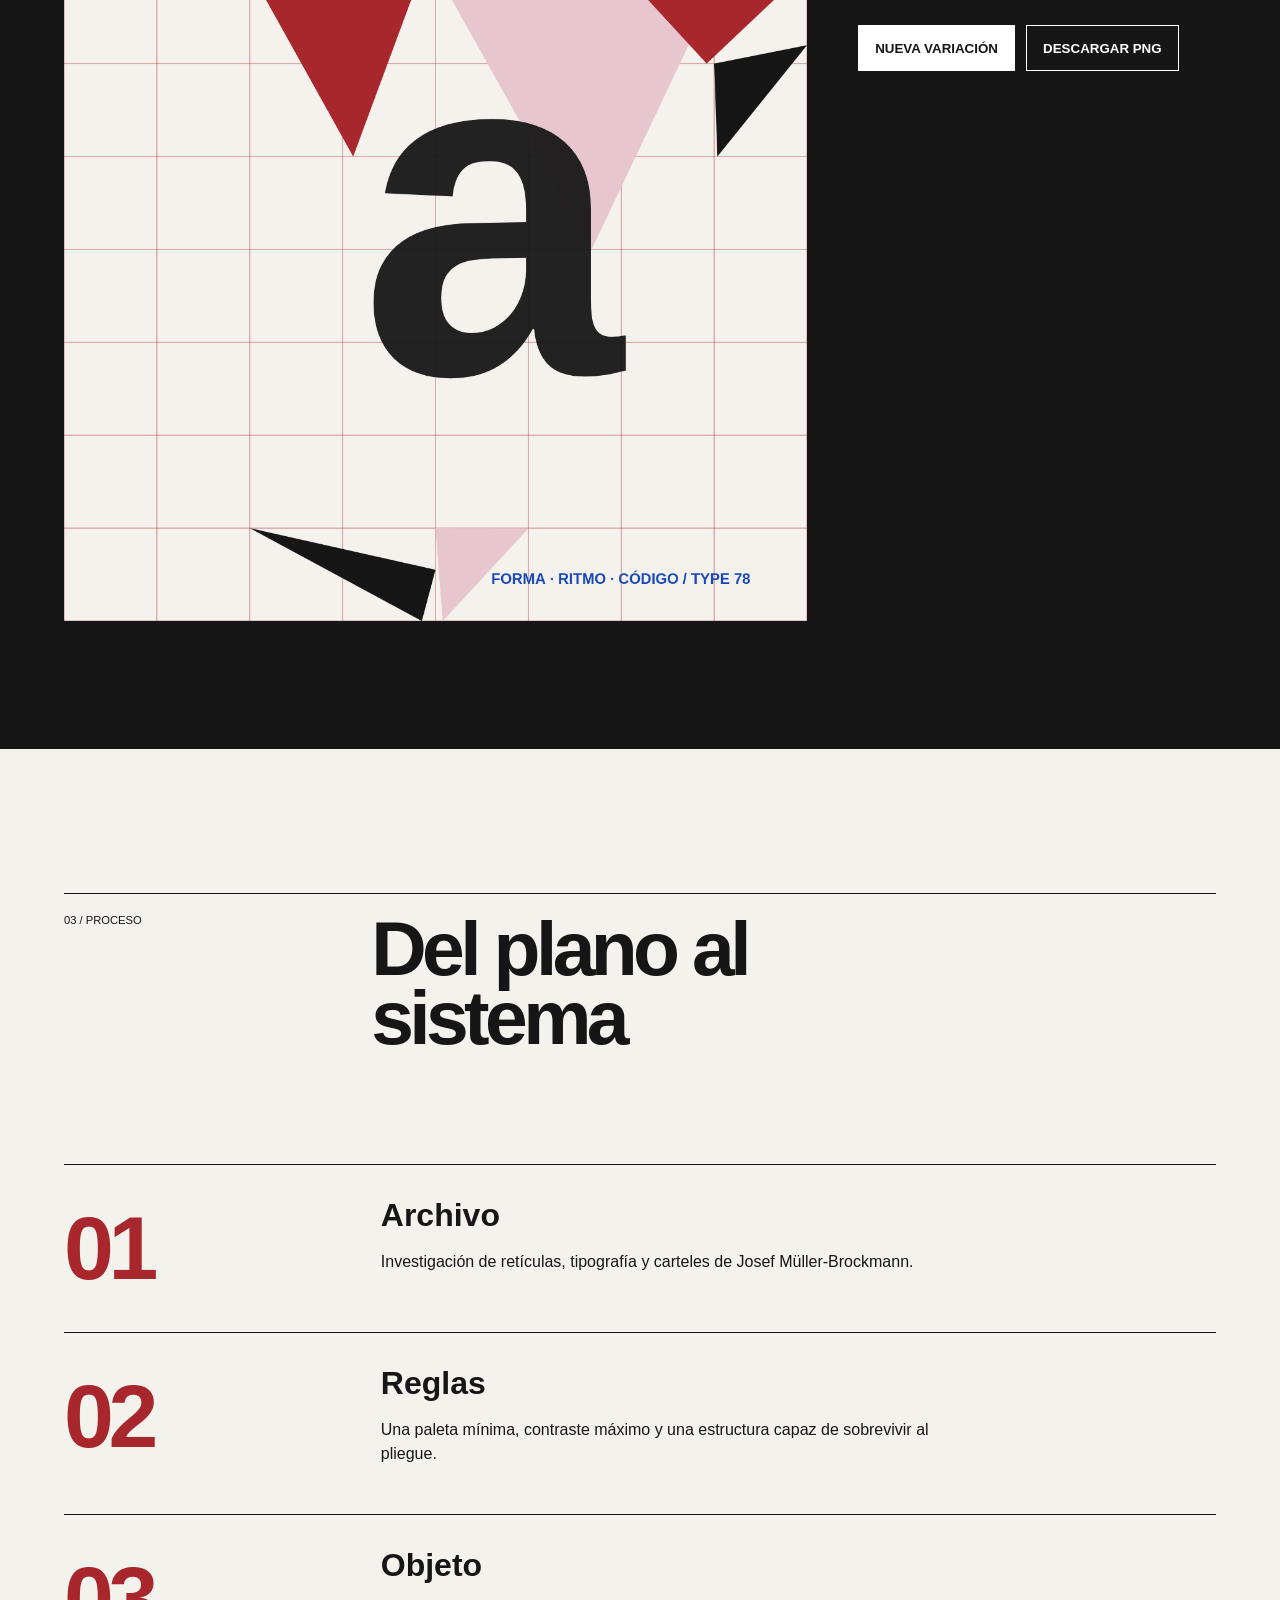
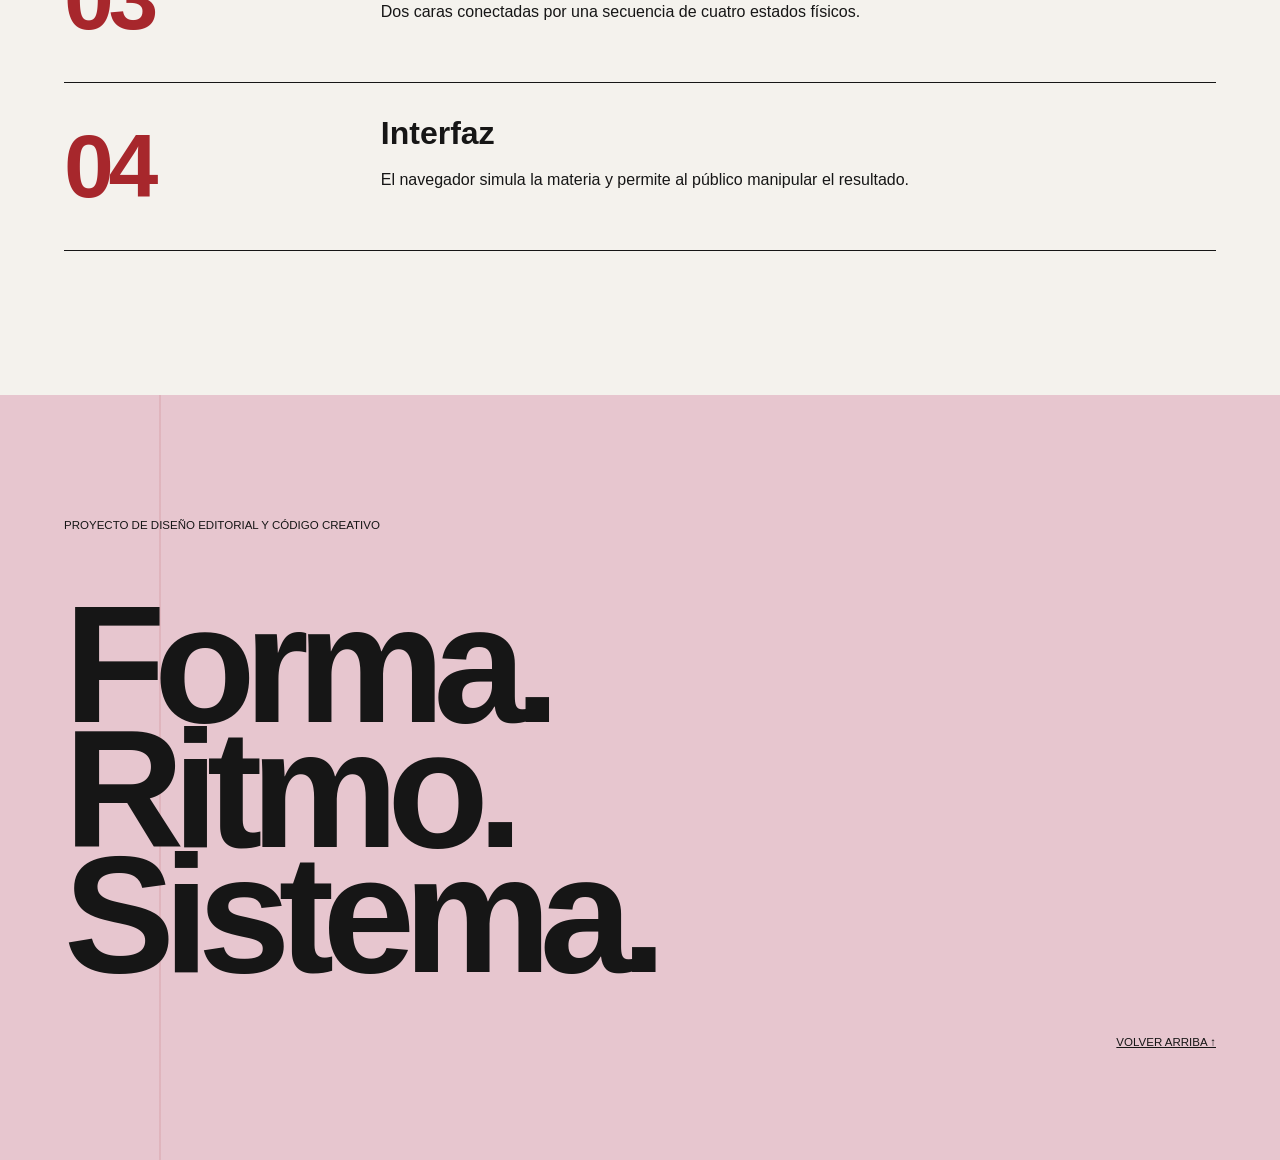
<file: portfolio-publicacion/projects/brockmann.html>
<!doctype html>
<html lang="es">
<head>
  <meta charset="utf-8">
  <meta name="viewport" content="width=device-width, initial-scale=1">
  <meta name="theme-color" content="#a7272c">
  <title>Sistema plegable — Creative Coding</title>
  <meta name="description" content="Caso de estudio interactivo de un póster plegable inspirado en Josef Müller-Brockmann.">
  <style>
:root{--red:#a7272c;--pink:#e7c6cf;--ink:#161616;--paper:#f4f2ed;--blue:#1648b9;--line:rgba(22,22,22,.18);font-family:Arial,Helvetica,sans-serif;color:var(--ink);background:var(--paper)}*{box-sizing:border-box}html{scroll-behavior:smooth}body{margin:0;overflow-x:hidden}a{color:inherit}.nav{position:fixed;z-index:20;left:0;right:0;top:0;height:64px;display:flex;align-items:center;justify-content:space-between;padding:0 2.2vw;border-bottom:1px solid rgba(22,22,22,.25);background:rgba(244,242,237,.88);backdrop-filter:blur(14px)}.mark{font-weight:900;text-decoration:none;letter-spacing:-.05em}.mark span{color:var(--red);margin:0 .15em}.nav nav{display:flex;gap:2rem}.nav nav a{font-size:.76rem;text-transform:uppercase;text-decoration:none}.icon-button{border:0;background:none;font:700 .7rem Arial;cursor:pointer}.grid-lines{background-image:linear-gradient(to right,transparent calc(12.5% - 1px),rgba(167,39,44,.22) 12.5%,transparent calc(12.5% + 1px))}.hero{min-height:100svh;padding:110px 5vw 6vw;position:relative;display:grid;grid-template-columns:repeat(8,1fr);grid-template-rows:auto 1fr auto;overflow:hidden}.hero-kicker{grid-column:1/4;text-transform:uppercase;font-size:.72rem;letter-spacing:.08em}.hero h1{grid-column:1/8;align-self:center;font-size:clamp(4rem,11vw,10rem);line-height:.78;letter-spacing:-.075em;margin:4rem 0;position:relative;z-index:2}.hero h1 em{font-style:normal;color:var(--red)}.hero-copy{grid-column:6/9;max-width:27rem;font-size:clamp(1rem,1.5vw,1.35rem);line-height:1.35}.scroll-cue{grid-column:1/3;text-transform:uppercase;font-size:.76rem;text-decoration:none;align-self:end}.scroll-cue span{font-size:1.3rem;margin-left:.6rem}.hero-shape{position:absolute;width:42vw;height:42vw;right:-12vw;top:11vh;background:var(--ink);clip-path:polygon(0 0,100% 24%,34% 100%)}.section-head{display:grid;grid-template-columns:1fr 2fr 1fr;gap:3vw;border-top:1px solid;padding-top:1.25rem}.section-head>span{font-size:.7rem;text-transform:uppercase}.section-head h2{font-size:clamp(2.5rem,6vw,6rem);letter-spacing:-.06em;line-height:.9;margin:0}.section-head p{font-size:.9rem;line-height:1.4;margin:0}.object-section{padding:8rem 5vw;background:var(--pink)}.viewer{height:min(68vw,760px);display:flex;align-items:center;justify-content:center;perspective:1800px;overflow:visible}.poster-stage{position:relative;width:min(42vw,470px);height:min(59.4vw,665px);transform-style:preserve-3d;transform:rotateX(8deg) rotateZ(-2deg);filter:drop-shadow(18px 24px 22px rgba(0,0,0,.24));transition:transform .35s ease}.fold{position:absolute;left:0;width:100%;height:25%;transform-origin:top center;transform-style:preserve-3d;backface-visibility:hidden}.fold:nth-child(1){top:0}.fold:nth-child(2){top:25%}.fold:nth-child(3){top:50%}.fold:nth-child(4){top:75%}.paper{width:100%;height:100%;background-image:var(--poster);background-size:100% 400%;background-position:center var(--pos);box-shadow:inset 0 1px rgba(255,255,255,.55),inset 0 -1px rgba(0,0,0,.16);backface-visibility:hidden}.fold:nth-child(1) .paper{--pos:0%}.fold:nth-child(2) .paper{--pos:33.333%}.fold:nth-child(3) .paper{--pos:66.666%}.fold:nth-child(4) .paper{--pos:100%}.controls{display:grid;grid-template-columns:1fr 2fr;gap:3vw;align-items:end;max-width:900px;margin:0 auto}.face-switch{display:flex;gap:.5rem}.face{border:1px solid var(--ink);background:transparent;padding:.75rem 1.2rem;cursor:pointer;text-transform:uppercase;font-weight:700}.face.active{background:var(--ink);color:white}.range-label{grid-column:2;display:flex;justify-content:space-between;font-size:.72rem;text-transform:uppercase}.controls input{grid-column:2;width:100%;accent-color:var(--red)}.statement{background:var(--red);color:white;padding:12vw 5vw}.statement p{font-size:clamp(2.7rem,7vw,7.4rem);line-height:.95;letter-spacing:-.055em;margin:.1em 0}.statement p:last-child{text-align:right}.statement strong{color:var(--pink)}.lab-section{padding:8rem 5vw;background:var(--ink);color:white}.inverse{border-color:rgba(255,255,255,.4)}.lab{display:grid;grid-template-columns:minmax(0,1.35fr) minmax(260px,.65fr);gap:4vw;margin-top:6rem;align-items:start}.lab canvas{display:block;width:100%;height:auto;background:white}.lab-controls{position:sticky;top:100px;display:grid;gap:2.5rem}.lab-controls label{display:grid;grid-template-columns:1fr auto;gap:.7rem;text-transform:uppercase;font-size:.72rem}.lab-controls input{grid-column:1/3;width:100%;accent-color:var(--red)}.button-row{display:flex;flex-wrap:wrap;gap:.7rem}.button{padding:.9rem 1rem;border:1px solid white;text-transform:uppercase;font-weight:700;cursor:pointer}.light{background:white;color:var(--ink)}.outline{background:transparent;color:white}.process-section{padding:9rem 5vw}.timeline{list-style:none;margin:7rem 0 0;padding:0;border-top:1px solid}.timeline li{display:grid;grid-template-columns:1fr 3fr;gap:3vw;border-bottom:1px solid;padding:2rem 0;transition:padding .25s,background .25s}.timeline li:hover{padding-left:1rem;background:white}.timeline li>span{font-size:clamp(3rem,7vw,7rem);font-weight:900;color:var(--red);letter-spacing:-.06em}.timeline h3{font-size:2rem;margin:0 0 .5rem}.timeline p{max-width:38rem;line-height:1.5}.credits{min-height:85vh;background-color:var(--pink);padding:7rem 5vw;display:flex;flex-direction:column;justify-content:space-between}.credits p,.credits a{text-transform:uppercase;font-size:.72rem}.credits h2{font-size:clamp(5rem,13vw,12rem);line-height:.75;letter-spacing:-.07em;margin:3rem 0}.credits a{align-self:flex-end}@media(max-width:760px){.nav nav{display:none}.hero{grid-template-columns:repeat(4,1fr)}.hero-kicker{grid-column:1/4}.hero h1{grid-column:1/5;font-size:20vw}.hero-copy{grid-column:2/5}.hero-shape{width:70vw;height:70vw;right:-35vw}.section-head{grid-template-columns:1fr}.section-head p{max-width:28rem}.viewer{height:130vw}.poster-stage{width:74vw;height:104.6vw}.controls{grid-template-columns:1fr}.range-label,.controls input{grid-column:1}.lab{grid-template-columns:1fr}.lab-controls{position:static}.timeline li{grid-template-columns:1fr}.statement p:last-child{text-align:left}}
@media(prefers-reduced-motion:reduce){html{scroll-behavior:auto}*{transition:none!important}}

/* Hero legibility refinements */
.hero-kicker,.hero h1,.hero-copy,.scroll-cue{position:relative;z-index:3}
.hero-shape{z-index:1;width:34vw;height:34vw;right:-9vw;top:15vh;pointer-events:none}
@media(max-width:760px){
  .hero-kicker{grid-column:1/5;max-width:70%;line-height:1.35}
  .hero h1{font-size:18.5vw;max-width:95%}
  .hero-shape{width:42vw;height:42vw;right:-18vw;top:18vh;opacity:.92}
}
.model-section{padding:8rem 5vw;background:#efede7}.model-layout{display:grid;grid-template-columns:minmax(0,3fr) minmax(230px,1fr);gap:3vw;margin-top:5rem;align-items:stretch}.model-viewport{position:relative;height:min(72vw,850px);min-height:560px;overflow:hidden;background:#d9d6cf;perspective:1600px;touch-action:none;cursor:grab;display:grid;place-items:center}.model-viewport:active{cursor:grabbing}.brochure-3d{position:absolute;width:min(35vw,430px);aspect-ratio:842/1191;transform-style:preserve-3d;will-change:transform;transform:translate3d(0,0,0) rotateX(-12deg) rotateY(18deg);user-select:none}.sheet-face{position:absolute;inset:0;backface-visibility:hidden;background:white;box-shadow:inset 0 0 0 1px rgba(0,0,0,.08)}.sheet-face img{display:block;width:100%;height:100%;object-fit:fill;pointer-events:none}.sheet-front{transform:translateZ(2px)}.sheet-back{transform:rotateY(180deg) translateZ(2px)}.sheet-edge{position:absolute;background:#d3cec3;backface-visibility:hidden}.edge-left{width:4px;height:100%;left:-2px;transform:rotateY(90deg)}.edge-right{width:4px;height:100%;right:-2px;transform:rotateY(90deg)}.model-shadow{position:absolute;width:min(42vw,520px);height:12%;border-radius:50%;background:rgba(0,0,0,.2);filter:blur(26px);transform:translateY(280px)}.model-hint{position:absolute;bottom:1.5rem;left:1.5rem;text-transform:uppercase;font-size:.68rem;letter-spacing:.08em;background:rgba(244,242,237,.8);padding:.65rem .8rem;transition:opacity .3s}.model-controls{border-top:1px solid;display:flex;flex-direction:column;gap:1rem;padding-top:1.2rem}.model-readout{display:flex;justify-content:space-between;border-bottom:1px solid var(--line);padding:.75rem 0;text-transform:uppercase;font-size:.7rem}.zoom-buttons{display:grid;grid-template-columns:1fr 1fr;gap:.5rem}.zoom-buttons button{font-size:1.7rem;height:54px;border:1px solid;background:transparent;cursor:pointer}.model-controls .button{width:100%}.model-dark{background:var(--ink);color:white}.model-line{background:transparent;color:var(--ink);border-color:var(--ink)}.model-controls p{font-size:.76rem;line-height:1.4;margin-top:auto}
@media(max-width:760px){.model-layout{grid-template-columns:1fr}.model-viewport{height:125vw;min-height:480px}.brochure-3d{width:58vw}.model-shadow{width:68vw;transform:translateY(38vw)}}

</style>
<meta name="description" content="Sistema editorial plegable inspirado en Josef Müller-Brockmann."><meta name="robots" content="noindex"><link rel="icon" href="../assets/favicon.svg"></head>
<body>
  <header class="nav">
    <a class="mark" href="#inicio" aria-label="Inicio">IB<span>×</span>01</a>
    <nav aria-label="Secciones">
      <a href="#objeto">Objeto</a>
      <a href="#visor3d">3D</a>
      <a href="#sistema">Sistema</a>
      <a href="#proceso">Proceso</a>
    </nav>
    <button id="soundToggle" class="icon-button" type="button" aria-label="Activar sonido">SND OFF</button>
  </header>

  <main>
    <section id="inicio" class="hero grid-lines">
      <div class="hero-kicker">Diseño editorial / Creative coding / 2026</div>
      <h1>Un póster<br>que cambia<br>al <em>plegarse.</em></h1>
      <p class="hero-copy">Una investigación sobre retícula, secuencia y materia. El impreso deja de ser una superficie y se convierte en una interfaz.</p>
      <a class="scroll-cue" href="#objeto">Explorar <span>↓</span></a>
      <div class="hero-shape" aria-hidden="true"></div>
    </section>

    <section id="objeto" class="object-section">
      <div class="section-head">
        <span>01 / El objeto</span>
        <h2>Arrastra para plegar</h2>
        <p>Alterna las caras y mueve el control. La imagen se distribuye de forma continua sobre cuatro paneles físicos.</p>
      </div>

      <div class="viewer" id="viewer">
        <div class="poster-stage" id="posterStage" aria-label="Póster plegable interactivo">
          <div class="fold" data-i="0"><div class="paper"></div></div>
          <div class="fold" data-i="1"><div class="paper"></div></div>
          <div class="fold" data-i="2"><div class="paper"></div></div>
          <div class="fold" data-i="3"><div class="paper"></div></div>
        </div>
      </div>

      <div class="controls">
        <div class="face-switch" role="group" aria-label="Cara del póster">
          <button class="face active" data-face="a" type="button">Cara A</button>
          <button class="face" data-face="b" type="button">Cara B</button>
        </div>
        <label class="range-label" for="foldRange"><span>Plegado</span><span id="foldValue">18%</span></label>
        <input id="foldRange" type="range" min="0" max="100" value="18">
      </div>
    </section>

    <section id="visor3d" class="model-section" aria-labelledby="modelTitle">
      <div class="section-head">
        <span>01.2 / Visor espacial</span>
        <h2 id="modelTitle">Gira. Acerca. Lee.</h2>
        <p>Arrastra para inspeccionar el impreso, usa la rueda para ampliar y gira 180° para descubrir la cara posterior.</p>
      </div>
      <div class="model-layout">
        <div class="model-viewport" id="modelViewport">
          <div class="model-shadow" aria-hidden="true"></div>
          <div class="brochure-3d" id="brochure3d" role="img" aria-label="Panfleto 3D giratorio, cara A visible">
            <div class="sheet-face sheet-front"><img src="../assets/91b1cd8ca0d2d155.png" alt="Cara A del panfleto"></div>
            <div class="sheet-face sheet-back"><img src="../assets/f9f8ef1be5241fc8.png" alt="Cara B del panfleto"></div>
            <div class="sheet-edge edge-left"></div>
            <div class="sheet-edge edge-right"></div>
          </div>
          <div class="model-hint" id="modelHint">Arrastra para girar</div>
        </div>
        <aside class="model-controls" aria-label="Controles del visor 3D">
          <div class="model-readout"><span>Rotación</span><output id="rotationOut">−12° / 18°</output></div>
          <div class="model-readout"><span>Zoom</span><output id="modelZoomOut">100%</output></div>
          <div class="zoom-buttons">
            <button id="zoomOutButton" type="button" aria-label="Alejar">−</button>
            <button id="zoomInButton" type="button" aria-label="Acercar">+</button>
          </div>
          <button id="flipModel" class="button model-dark" type="button">Ver cara B</button>
          <button id="resetModel" class="button model-line" type="button">Restablecer</button>
          <p>Amplía hasta 240% para leer y arrastra la pieza para recorrerla.</p>
        </aside>
      </div>
    </section>

    <section class="statement">
      <p>El pliegue no divide la composición.</p>
      <p>Introduce <strong>tiempo</strong> en ella.</p>
    </section>

    <section id="sistema" class="lab-section">
      <div class="section-head inverse">
        <span>02 / Sistema generativo</span>
        <h2>Compón tu variación</h2>
        <p>Cada resultado nace de la misma gramática: retícula, contraste, escala y tensión geométrica.</p>
      </div>

      <div class="lab">
        <canvas id="generator" width="1200" height="1500" aria-label="Composición generativa"></canvas>
        <aside class="lab-controls">
          <label>Semilla <output id="seedOut">24</output><input id="seed" type="range" min="1" max="99" value="24"></label>
          <label>Retícula <output id="gridOut">8</output><input id="grid" type="range" min="4" max="14" value="8"></label>
          <label>Tensión <output id="tensionOut">62</output><input id="tension" type="range" min="0" max="100" value="62"></label>
          <label>Tipografía <output id="typeOut">78</output><input id="typeScale" type="range" min="30" max="100" value="78"></label>
          <div class="button-row">
            <button id="randomize" class="button light" type="button">Nueva variación</button>
            <button id="download" class="button outline" type="button">Descargar PNG</button>
          </div>
        </aside>
      </div>
    </section>

    <section id="proceso" class="process-section">
      <div class="section-head">
        <span>03 / Proceso</span>
        <h2>Del plano al sistema</h2>
      </div>
      <ol class="timeline">
        <li><span>01</span><div><h3>Archivo</h3><p>Investigación de retículas, tipografía y carteles de Josef Müller-Brockmann.</p></div></li>
        <li><span>02</span><div><h3>Reglas</h3><p>Una paleta mínima, contraste máximo y una estructura capaz de sobrevivir al pliegue.</p></div></li>
        <li><span>03</span><div><h3>Objeto</h3><p>Dos caras conectadas por una secuencia de cuatro estados físicos.</p></div></li>
        <li><span>04</span><div><h3>Interfaz</h3><p>El navegador simula la materia y permite al público manipular el resultado.</p></div></li>
      </ol>
    </section>

    <section class="credits grid-lines">
      <p>Proyecto de diseño editorial y código creativo</p>
      <h2>Forma.<br>Ritmo.<br>Sistema.</h2>
      <a href="#inicio">Volver arriba ↑</a>
    </section>
  </main>

  <script>
const root=document.documentElement;
const stage=document.querySelector('#posterStage');
const folds=[...document.querySelectorAll('.fold')];
const range=document.querySelector('#foldRange');
const foldValue=document.querySelector('#foldValue');
const faces=[...document.querySelectorAll('.face')];
const art={a:'../assets/91b1cd8ca0d2d155.png',b:'../assets/f9f8ef1be5241fc8.png'};

function setFace(face){
  root.style.setProperty('--poster',`url("${art[face]}")`);
  faces.forEach(b=>b.classList.toggle('active',b.dataset.face===face));
}
function setFold(value){
  const angle=(Number(value)/100)*66;
  folds.forEach((fold,i)=>{
    const direction=i%2===0?1:-1;
    fold.style.transform=`rotateX(${direction*angle}deg) translateZ(${Math.sin(angle*Math.PI/180)*i*2}px)`;
  });
  stage.style.transform=`rotateX(${8-angle*.08}deg) rotateZ(-2deg) translateY(${angle*.15}px)`;
  foldValue.textContent=`${value}%`;
}
faces.forEach(b=>b.addEventListener('click',()=>setFace(b.dataset.face)));
range.addEventListener('input',e=>setFold(e.target.value));
setFace('a');setFold(range.value);

let dragging=false,startY=0,startValue=0;
stage.addEventListener('pointerdown',e=>{dragging=true;startY=e.clientY;startValue=+range.value;stage.setPointerCapture(e.pointerId)});
stage.addEventListener('pointermove',e=>{if(!dragging)return;range.value=Math.max(0,Math.min(100,startValue+(e.clientY-startY)*.32));setFold(range.value)});
stage.addEventListener('pointerup',()=>dragging=false);

const modelViewport=document.querySelector('#modelViewport');
const brochure3d=document.querySelector('#brochure3d');
const rotationOut=document.querySelector('#rotationOut');
const modelZoomOut=document.querySelector('#modelZoomOut');
const modelHint=document.querySelector('#modelHint');
let modelX=-12,modelY=18,modelScale=1,modelDragging=false,modelPX=0,modelPY=0;
function renderModel(){
  modelX=Math.max(-75,Math.min(75,modelX));
  modelScale=Math.max(.65,Math.min(2.4,modelScale));
  brochure3d.style.transform=`translate3d(0,0,0) rotateX(${modelX}deg) rotateY(${modelY}deg) scale(${modelScale})`;
  rotationOut.textContent=`${Math.round(modelX)}° / ${Math.round(((modelY%360)+360)%360)}°`;
  modelZoomOut.textContent=`${Math.round(modelScale*100)}%`;
  const normalized=((modelY%360)+360)%360;
  const back=normalized>90&&normalized<270;
  brochure3d.setAttribute('aria-label',`Panfleto 3D giratorio, cara ${back?'B':'A'} visible`);
  document.querySelector('#flipModel').textContent=`Ver cara ${back?'A':'B'}`;
}
modelViewport.addEventListener('pointerdown',e=>{modelDragging=true;modelPX=e.clientX;modelPY=e.clientY;modelViewport.setPointerCapture(e.pointerId);modelHint.style.opacity='0'});
modelViewport.addEventListener('pointermove',e=>{if(!modelDragging)return;modelY+=(e.clientX-modelPX)*.45;modelX-=(e.clientY-modelPY)*.35;modelPX=e.clientX;modelPY=e.clientY;renderModel()});
modelViewport.addEventListener('pointerup',()=>modelDragging=false);
modelViewport.addEventListener('pointercancel',()=>modelDragging=false);
modelViewport.addEventListener('wheel',e=>{e.preventDefault();modelScale+=e.deltaY>0?-.09:.09;renderModel()},{passive:false});
document.querySelector('#zoomInButton').addEventListener('click',()=>{modelScale+=.2;renderModel()});
document.querySelector('#zoomOutButton').addEventListener('click',()=>{modelScale-=.2;renderModel()});
document.querySelector('#flipModel').addEventListener('click',()=>{const normalized=((modelY%360)+360)%360;modelY+=180-normalized;renderModel()});
document.querySelector('#resetModel').addEventListener('click',()=>{modelX=-12;modelY=18;modelScale=1;modelHint.style.opacity='1';renderModel()});
renderModel();

const canvas=document.querySelector('#generator');
const ctx=canvas.getContext('2d');
const controls={seed:document.querySelector('#seed'),grid:document.querySelector('#grid'),tension:document.querySelector('#tension'),typeScale:document.querySelector('#typeScale')};
function random(seed){let t=seed+0x6D2B79F5;return()=>{t=Math.imul(t^t>>>15,t|1);t^=t+Math.imul(t^t>>>7,t|61);return((t^t>>>14)>>>0)/4294967296}}
function draw(){
  const seed=+controls.seed.value,g=+controls.grid.value,t=+controls.tension.value/100,type=+controls.typeScale.value;
  const rnd=random(seed);ctx.clearRect(0,0,1200,1500);ctx.fillStyle='#f5f2ed';ctx.fillRect(0,0,1200,1500);
  const cell=1200/g;ctx.strokeStyle='rgba(167,39,44,.35)';ctx.lineWidth=2;
  for(let x=0;x<=1200;x+=cell){ctx.beginPath();ctx.moveTo(x,0);ctx.lineTo(x,1500);ctx.stroke()}
  for(let y=0;y<=1500;y+=cell){ctx.beginPath();ctx.moveTo(0,y);ctx.lineTo(1200,y);ctx.stroke()}
  const colors=['#161616','#a7272c','#e7c6cf'];
  for(let i=0;i<7;i++){const x=Math.floor(rnd()*g)*cell,y=Math.floor(rnd()*(1500/cell))*cell,w=(1+Math.floor(rnd()*3))*cell,h=(1+Math.floor(rnd()*4))*cell;ctx.fillStyle=colors[Math.floor(rnd()*colors.length)];ctx.beginPath();ctx.moveTo(x,y);ctx.lineTo(Math.min(1200,x+w),y+(rnd()-.5)*h*t);ctx.lineTo(x+w*rnd(),Math.min(1500,y+h));ctx.closePath();ctx.fill()}
  const glyph=String.fromCharCode(97+seed%8);
  const fontSize=140+type*8;
  ctx.save();
  ctx.fillStyle='#161616';
  ctx.globalAlpha=.94;
  ctx.font=`900 ${fontSize}px Arial`;
  ctx.textAlign='center';
  ctx.textBaseline='middle';
  ctx.fillText(glyph,690,890);
  ctx.restore();
  ctx.fillStyle='#161616';ctx.font='900 64px Arial';ctx.fillText('SISTEMA',70,100);ctx.font='28px Arial';ctx.fillText(`GRID ${g} / SEED ${String(seed).padStart(2,'0')}`,72,142);
  ctx.fillStyle='#1648b9';ctx.font='700 24px Arial';ctx.fillText(`FORMA · RITMO · CÓDIGO / TYPE ${type}`,690,1440);
}
Object.entries(controls).forEach(([key,input])=>input.addEventListener('input',()=>{document.querySelector(`#${key==='typeScale'?'type':key}Out`).textContent=input.value;draw()}));
document.querySelector('#randomize').addEventListener('click',()=>{controls.seed.value=1+Math.floor(Math.random()*99);document.querySelector('#seedOut').textContent=controls.seed.value;draw()});
document.querySelector('#download').addEventListener('click',()=>{const a=document.createElement('a');a.download=`sistema-${controls.seed.value}.png`;a.href=canvas.toDataURL('image/png');a.click()});draw();

const soundButton=document.querySelector('#soundToggle');let audioCtx=null,sound=false;
soundButton.addEventListener('click',()=>{sound=!sound;soundButton.textContent=sound?'SND ON':'SND OFF';if(sound&&!audioCtx)audioCtx=new AudioContext()});
document.addEventListener('pointerdown',()=>{if(!sound||!audioCtx)return;const osc=audioCtx.createOscillator(),gain=audioCtx.createGain();osc.frequency.value=160+Math.random()*180;gain.gain.setValueAtTime(.025,audioCtx.currentTime);gain.gain.exponentialRampToValueAtTime(.0001,audioCtx.currentTime+.08);osc.connect(gain).connect(audioCtx.destination);osc.start();osc.stop(audioCtx.currentTime+.08)});

const observer=new IntersectionObserver(entries=>entries.forEach(e=>{if(e.isIntersecting)e.target.animate([{opacity:0,transform:'translateY(32px)'},{opacity:1,transform:'translateY(0)'}],{duration:700,fill:'both',easing:'cubic-bezier(.2,.8,.2,1)'})}),{threshold:.12});
document.querySelectorAll('.section-head,.timeline li,.statement p').forEach(el=>observer.observe(el));

</script>
</body>
</html>
</file>
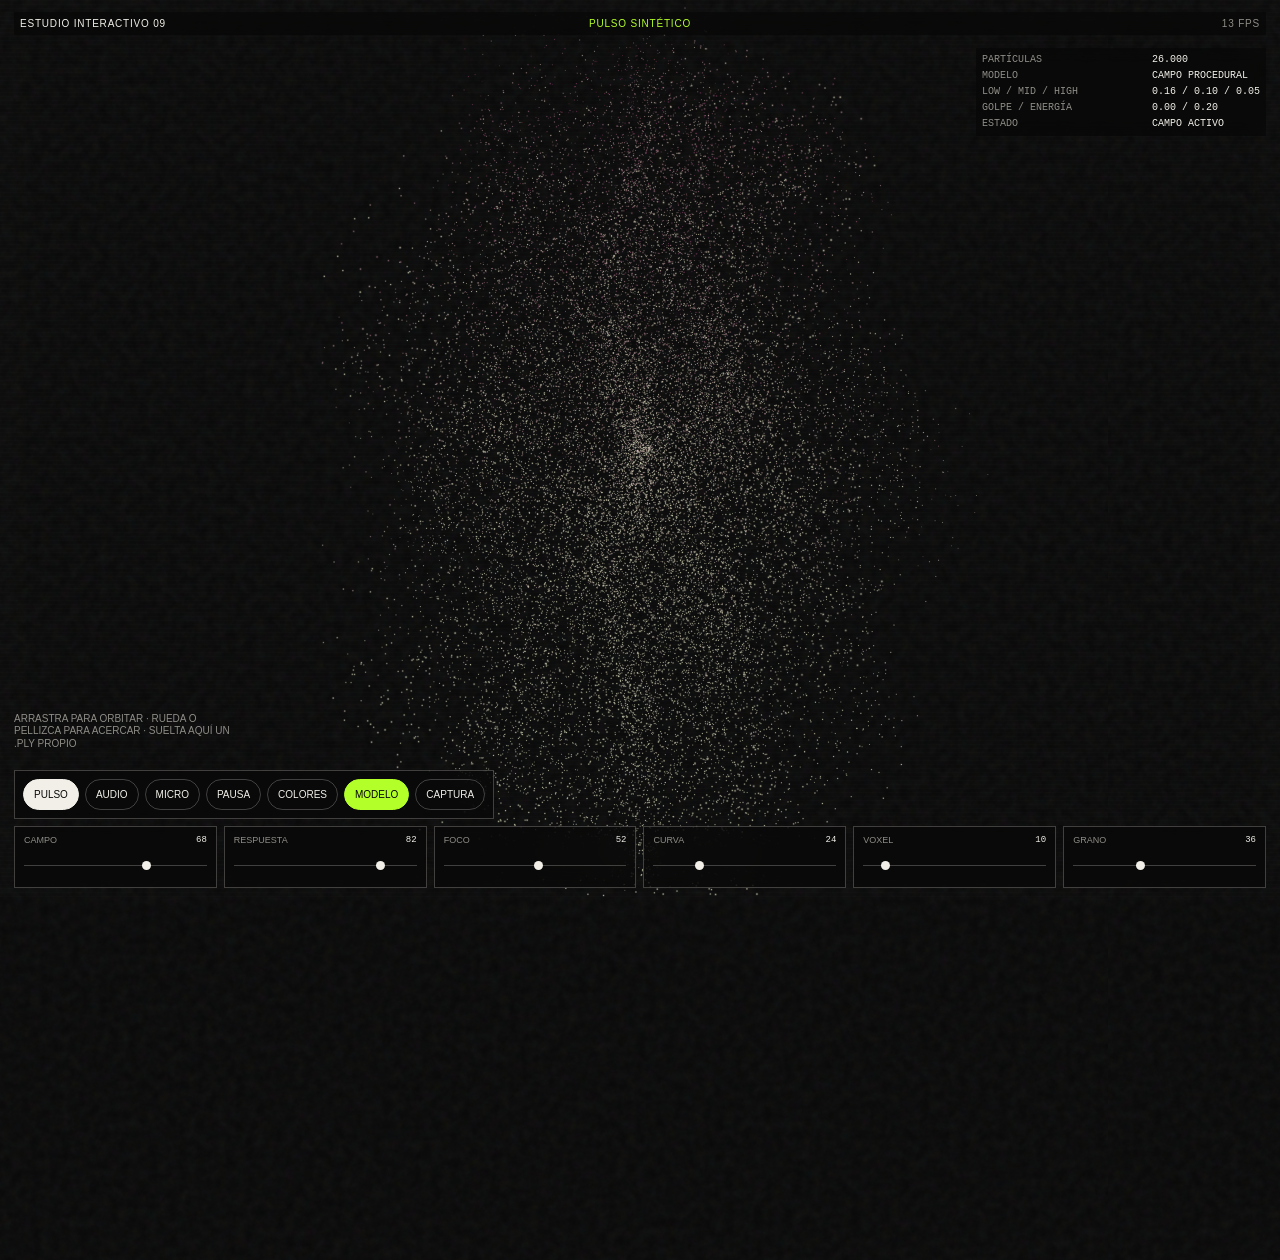
<file: portfolio-publicacion/projects/campo-gaussiano.html>
<!doctype html>
<html lang="es">
<head>
<meta charset="utf-8">
<meta name="viewport" content="width=device-width,initial-scale=1,viewport-fit=cover">
<meta name="theme-color" content="#080808">
<title>campo gaussiano — estudio audio-reactivo</title>
<style>
  :root{--ink:#f1efe8;--void:#080808;--acid:#d7ff38;--muted:#8f8d87;--line:rgba(241,239,232,.24);--energy:0;--beat:0;--grain:.36}
  *{box-sizing:border-box}
  html,body{width:100%;height:100%;margin:0;overflow:hidden;background:var(--void);color:var(--ink);font-family:Arial,Helvetica,sans-serif}
  body{touch-action:none}
  button,input{font:inherit;color:inherit}
  button{border:0;background:none;cursor:pointer}
  canvas{position:absolute;inset:0;width:100%;height:100%;display:block}
  .grain{position:absolute;inset:-40%;pointer-events:none;opacity:calc(.01 + var(--grain)*.14 + var(--energy)*.1);mix-blend-mode:screen;background-image:url("data:image/svg+xml,%3Csvg viewBox='0 0 180 180' xmlns='http://www.w3.org/2000/svg'%3E%3Cfilter id='n'%3E%3CfeTurbulence type='fractalNoise' baseFrequency='.92' numOctaves='4' stitchTiles='stitch'/%3E%3C/filter%3E%3Crect width='100%25' height='100%25' filter='url(%23n)' opacity='.7'/%3E%3C/svg%3E");animation:grain .18s steps(2) infinite}
  @keyframes grain{0%{transform:translate3d(-3%,2%,0)}25%{transform:translate3d(2%,-4%,0)}50%{transform:translate3d(4%,3%,0)}75%{transform:translate3d(-4%,-2%,0)}100%{transform:translate3d(1%,4%,0)}}
  .scan{position:absolute;inset:0;pointer-events:none;opacity:calc(.45 + var(--beat)*.5);background:repeating-linear-gradient(0deg,transparent 0 3px,rgba(255,255,255,.012) 3px 4px);mix-blend-mode:screen}
  .beat-flash{position:absolute;inset:0;pointer-events:none;opacity:var(--beat);box-shadow:inset 0 0 calc(24px + var(--beat)*110px) rgba(var(--accent-rgb,179,255,41),.42);mix-blend-mode:screen}
  .bar{position:absolute;left:14px;right:14px;top:12px;display:grid;grid-template-columns:1fr auto 1fr;align-items:start;z-index:4;text-transform:uppercase;font-size:10px;line-height:1.1;letter-spacing:.08em;pointer-events:none}
  .bar__center{text-align:center;color:var(--acid)}
  .bar__right{text-align:right;color:var(--muted)}
  .readout{position:absolute;right:14px;top:48px;z-index:3;width:min(290px,42vw);display:grid;grid-template-columns:1fr auto;gap:4px 14px;font:10px/1.2 ui-monospace,SFMono-Regular,Consolas,monospace;text-transform:uppercase;color:var(--muted);pointer-events:none}
  .readout output{color:var(--ink)}
  .bar,.readout{background:rgba(8,8,8,.62);padding:6px;backdrop-filter:blur(8px)}
  .hint{position:absolute;left:14px;bottom:112px;z-index:4;max-width:220px;margin:0;font-size:10px;line-height:1.25;text-transform:uppercase;color:var(--muted);pointer-events:none;transition:opacity .5s ease}
  .controls{position:absolute;left:14px;right:14px;bottom:12px;z-index:5;display:grid;grid-template-columns:minmax(390px,1.8fr) repeat(6,minmax(70px,.56fr));gap:7px;align-items:end}
  .transport{display:flex;align-items:center;gap:6px;min-height:62px;padding:8px;border:1px solid var(--line);background:rgba(8,8,8,.68);backdrop-filter:blur(12px);overflow-x:auto}
  .pill{min-height:31px;padding:7px 10px;border:1px solid var(--line);border-radius:999px;font-size:10px;text-transform:uppercase;white-space:nowrap;transition:background .2s,color .2s,border-color .2s}
  .pill:hover,.pill.is-on{background:var(--ink);border-color:var(--ink);color:var(--void)}
  .pill.is-acid{background:var(--acid);border-color:var(--acid);color:var(--accent-ink,#080808)}
  .pill:disabled{opacity:.38;cursor:not-allowed}
  .parameter{min-height:62px;padding:8px 9px;border:1px solid var(--line);background:rgba(8,8,8,.68);backdrop-filter:blur(12px)}
  .parameter label{display:flex;justify-content:space-between;gap:8px;margin-bottom:11px;font-size:9px;text-transform:uppercase;color:var(--muted)}
  .parameter output{color:var(--ink);font-family:ui-monospace,SFMono-Regular,Consolas,monospace}
  input[type=range]{width:100%;height:1px;margin:0;appearance:none;background:var(--line);vertical-align:middle}
  input[type=range]::-webkit-slider-thumb{appearance:none;width:9px;height:9px;border-radius:50%;background:var(--ink)}
  input[type=range]::-moz-range-thumb{width:9px;height:9px;border:0;border-radius:50%;background:var(--ink)}
  input[type=file]{display:none}
  .color-panel{position:absolute;z-index:6;left:14px;bottom:86px;width:min(380px,calc(100% - 28px));padding:16px;border:1px solid var(--line);background:#111;color:#f1efe8;box-shadow:0 16px 70px #0008}
  .color-panel[hidden]{display:none}
  .color-head{display:flex;align-items:center;justify-content:space-between;margin-bottom:14px;font-size:14px}
  .color-grid{display:grid;grid-template-columns:1fr 1fr;gap:12px}
  .color-grid label{display:flex;align-items:center;gap:8px;font-size:14px}
  input[type=color]{width:40px;height:36px;padding:2px;border:1px solid #777;background:transparent;cursor:pointer;flex-shrink:0}
  .color-presets{display:flex;flex-wrap:wrap;gap:6px;margin-top:16px}
  .color-presets .pill{font-size:12px}
  .color-panel .pill:focus-visible,input[type=color]:focus-visible{outline:2px solid var(--acid);outline-offset:3px}
  body.is-paused .grain{animation-play-state:paused}
  @media(min-width:901px){.controls{grid-template-columns:repeat(6,minmax(0,1fr))}.transport{grid-column:1/-1;min-height:46px;width:max-content;max-width:100%}.color-panel{bottom:142px}.hint{bottom:150px}}
  .drop-overlay{position:absolute;inset:14px;z-index:7;display:grid;place-items:center;border:1px dashed var(--acid);background:rgba(8,8,8,.84);color:var(--acid);font:12px/1.2 ui-monospace,SFMono-Regular,Consolas,monospace;text-transform:uppercase;letter-spacing:.08em;opacity:0;pointer-events:none;transition:opacity .16s ease}
  body.is-dragging .drop-overlay{opacity:1}
  .error{position:absolute;inset:0;z-index:8;display:none;place-items:center;padding:28px;text-align:center;background:#080808;font-size:12px;line-height:1.4;text-transform:uppercase}
  .error.show{display:grid}
  @media(max-width:900px){
    .color-panel{bottom:206px;max-height:calc(100% - 230px);overflow:auto}
    .readout{top:auto;bottom:224px;width:auto;left:14px;right:14px;grid-template-columns:1fr auto}
    .hint{bottom:204px;left:auto;right:14px;text-align:right;opacity:.7}
    .controls{grid-template-columns:repeat(2,1fr);bottom:8px;left:8px;right:8px;gap:4px}
    .transport{grid-column:1/-1;min-height:44px;padding:5px;flex-wrap:wrap;overflow:visible}
    .parameter{min-height:48px;padding:6px 8px}.parameter label{margin-bottom:8px}
    .parameter.mobile-hide{display:none}
    .bar{left:8px;right:8px}.bar__center{display:none}
  }
  @media(prefers-reduced-motion:reduce){.grain{animation:none}.hint{display:none}}
</style>
<meta name="description" content="Experiencia interactiva de partículas y sonido de Ico Sánchez."><meta name="robots" content="noindex"><link rel="icon" href="../assets/favicon.svg"></head>
<body><h1 style="position:absolute;width:1px;height:1px;padding:0;margin:-1px;overflow:hidden;clip:rect(0,0,0,0);white-space:nowrap">campo gaussiano — estudio audio-reactivo</h1>
  <canvas id="field" aria-label="Campo tridimensional abstracto y reactivo al audio"></canvas>
  <div class="scan"></div><div class="grain"></div><div class="beat-flash"></div>
  <header class="bar"><span>estudio interactivo 09</span><span class="bar__center" id="audioState">pulso sintético</span><span class="bar__right" id="fps">— fps</span></header>
  <div class="readout" aria-live="polite">
    <span>partículas</span><output id="particleOut">—</output>
    <span>modelo</span><output id="modelOut">campo procedural</output>
    <span>low / mid / high</span><output id="bandOut">0.00 / 0.00 / 0.00</output>
    <span>golpe / energía</span><output id="beatOut">0.00 / 0.00</output>
    <span>estado</span><output id="stateOut">generando campo</output>
  </div>
  <p class="hint" id="hint">arrastra para orbitar · rueda o pellizca para acercar · suelta aquí un .ply propio</p>
  <section class="controls" aria-label="Controles del campo gaussiano">
    <div class="transport">
      <button class="pill is-on" id="pulseBtn" type="button">pulso</button>
      <button class="pill" id="trackBtn" type="button">audio</button>
      <button class="pill" id="micBtn" type="button">micro</button>
      <button class="pill" id="pauseBtn" type="button">pausa</button>
      <button class="pill" id="colorsBtn" type="button" aria-expanded="false" aria-controls="colorPanel">colores</button>
      <button class="pill is-acid" id="modelBtn" type="button">modelo</button>
      <button class="pill" id="saveBtn" type="button">captura</button>
      <input id="audioFile" type="file" accept="audio/*">
      <input id="modelFile" type="file" accept=".ply,application/octet-stream">
    </div>
    <div class="parameter"><label for="fieldAmt"><span>campo</span><output>68</output></label><input id="fieldAmt" type="range" min="0" max="100" value="68"></div>
    <div class="parameter"><label for="responseAmt"><span>respuesta</span><output>82</output></label><input id="responseAmt" type="range" min="0" max="100" value="82"></div>
    <div class="parameter"><label for="focusAmt"><span>foco</span><output>52</output></label><input id="focusAmt" type="range" min="0" max="100" value="52"></div>
    <div class="parameter mobile-hide"><label for="curveAmt"><span>curva</span><output>24</output></label><input id="curveAmt" type="range" min="0" max="100" value="24"></div>
    <div class="parameter mobile-hide"><label for="quantAmt"><span>voxel</span><output>10</output></label><input id="quantAmt" type="range" min="0" max="100" value="10"></div>
    <div class="parameter mobile-hide"><label for="grainAmt"><span>grano</span><output>36</output></label><input id="grainAmt" type="range" min="0" max="100" value="36"></div>
  </section>
  <section class="color-panel" id="colorPanel" aria-label="Personalizar colores" hidden>
    <div class="color-head"><span>Tu paleta</span><button id="closeColors" class="pill" type="button" aria-label="Cerrar colores">cerrar</button></div>
    <div class="color-grid">
      <label><input id="baseColor" type="color" value="#ebe6d6">principal</label>
      <label><input id="shadeColor" type="color" value="#6b1f54">sombras</label>
      <label><input id="accentColor" type="color" value="#b3ff29">acento audio</label>
      <label><input id="backgroundColor" type="color" value="#080808">fondo</label>
    </div>
    <div class="color-presets" aria-label="Paletas preparadas">
      <button class="pill" type="button" data-palette="original">original</button>
      <button class="pill" type="button" data-palette="glacial">glacial</button>
      <button class="pill" type="button" data-palette="lava">lava</button>
      <button class="pill" type="button" data-palette="violeta">violeta</button>
    </div>
  </section>
  <div class="drop-overlay" id="dropOverlay">suelta un archivo .ply</div>
  <div class="error" id="error">este navegador no ha podido iniciar webgl.<br>prueba a activar la aceleración gráfica.</div>
<script>
(() => {
  'use strict';
  const canvas=document.getElementById('field');
  const gl=canvas.getContext('webgl',{alpha:false,antialias:false,preserveDrawingBuffer:true,powerPreference:'high-performance'});
  const error=document.getElementById('error');
  if(!gl){error.classList.add('show');return;}

  const mobile=matchMedia('(max-width:760px)').matches;
  const reduceMotion=matchMedia('(prefers-reduced-motion:reduce)').matches;
  const COUNT=mobile?9000:26000;
  const $=id=>document.getElementById(id);
  $('particleOut').textContent=COUNT.toLocaleString('es-ES');
  $('stateOut').textContent='campo activo';

  const vertex=`
    precision highp float;
    attribute vec3 aPosition;
    attribute float aSeed;
    attribute float aTone;
    uniform mat4 uProjection;
    uniform mat4 uView;
    uniform float uTime;
    uniform vec3 uBands;
    uniform vec4 uDynamics;
    uniform vec2 uShock;
    uniform float uField;
    uniform float uFocus;
    uniform float uCurve;
    uniform float uQuant;
    uniform float uPixelRatio;
    varying float vAlpha;
    varying float vTone;
    varying float vDepth;
    varying float vPulse;
    void main(){
      vec3 p=aPosition;
      float low=uBands.x,mid=uBands.y,high=uBands.z;
      float energy=uDynamics.x,beat=uDynamics.y,transient=uDynamics.z,response=uDynamics.w;
      float radius=length(p);
      float shockFront=uShock.y*1.72;
      float shock=exp(-pow(abs(radius-shockFront)*8.0,2.0))*uShock.x;
      float bassPush=(low*.34+beat*.22+shock*.58)*response;
      p*=1.0+bassPush*(.28+.72*smoothstep(.18,1.15,radius));
      float wave=sin(p.y*3.6+uTime*1.45+aSeed*5.0)*(.035+mid*.42)*uField*response;
      float wave2=cos(p.x*5.2-uTime*1.15+aSeed*11.0)*(.012+high*.25)*uField*response;
      float twist=(p.y*1.25+uTime*.18)*(uCurve+.14)+(mid*.95+low*.28)*response;
      mat2 rot=mat2(cos(twist),-sin(twist),sin(twist),cos(twist));
      p.xz=rot*p.xz;
      p+=normalize(p+vec3(.001))*wave;
      p.x+=wave2;
      vec3 jitter=vec3(
        sin(aSeed*91.7+uTime*8.0),
        cos(aSeed*57.3-uTime*6.4),
        sin(aSeed*73.1+uTime*7.2)
      );
      p+=jitter*high*.115*response*(.3+.7*transient);
      p.z+=sin(p.x*2.8+uTime+mid*3.0)*high*.28*response;
      float q=mix(180.0,12.0,uQuant);
      float audioQuant=clamp(uQuant+transient*.18*response,0.0,1.0);
      p=mix(p,floor(p*q+.5)/q,audioQuant*.78);
      vec4 mv=uView*vec4(p,1.0);
      float depth=max(.25,-mv.z);
      float blur=abs(depth-3.2);
      float base=mix(2.2,8.4,uFocus);
      gl_PointSize=min(30.0,(base+aSeed*3.0+high*10.0*response+beat*7.0+shock*10.0)*uPixelRatio/depth*(1.0+blur*uFocus*.38));
      gl_Position=uProjection*mv;
      vAlpha=mix(.16,.82,1.0-blur*.15)*(0.58+aSeed*.42)*(1.0+beat*.28+transient*.18);
      vTone=aTone+mid*.36-high*.16+shock*.18;
      vDepth=depth;
      vPulse=clamp(beat*.65+shock+high*.18,0.0,1.0);
    }`;
  const fragment=`
    precision highp float;
    varying float vAlpha;
    varying float vTone;
    varying float vDepth;
    varying float vPulse;
    uniform vec3 uBands;
    uniform vec4 uDynamics;
    uniform vec3 uBaseColor;
    uniform vec3 uShadeColor;
    uniform vec3 uAccentColor;
    void main(){
      vec2 p=gl_PointCoord*2.0-1.0;
      float d=dot(p,p);
      if(d>1.0) discard;
      float gaussian=exp(-d*mix(4.6,2.7,vPulse));
      vec3 bone=uBaseColor;
      vec3 acid=uAccentColor;
      vec3 bruise=uShadeColor;
      vec3 col=mix(bone,bruise,smoothstep(.42,1.0,vTone));
      col=mix(col,acid,clamp(uBands.z*.82+(1.0-vTone)*uBands.x*.3+vPulse*.32,0.0,.86));
      col=mix(col,uAccentColor,vPulse*uDynamics.z*.24);
      float flicker=.8+uBands.y*.36+uDynamics.x*.22+vPulse*.25;
      gl_FragColor=vec4(col*flicker,gaussian*vAlpha);
    }`;
  function shader(type,source){
    const s=gl.createShader(type);gl.shaderSource(s,source);gl.compileShader(s);
    if(!gl.getShaderParameter(s,gl.COMPILE_STATUS))throw new Error(gl.getShaderInfoLog(s));return s;
  }
  let program;
  try{program=gl.createProgram();gl.attachShader(program,shader(gl.VERTEX_SHADER,vertex));gl.attachShader(program,shader(gl.FRAGMENT_SHADER,fragment));gl.linkProgram(program);if(!gl.getProgramParameter(program,gl.LINK_STATUS))throw new Error(gl.getProgramInfoLog(program));}
  catch(err){console.error(err);error.textContent='no se pudo compilar el campo gráfico';error.classList.add('show');return;}
  gl.useProgram(program);
  gl.enable(gl.BLEND);gl.blendFunc(gl.SRC_ALPHA,gl.ONE_MINUS_SRC_ALPHA);gl.disable(gl.DEPTH_TEST);gl.clearColor(.031,.031,.031,1);

  const positions=new Float32Array(COUNT*3),seeds=new Float32Array(COUNT),tones=new Float32Array(COUNT);
  let seed=918273;
  const random=()=>{seed=(seed*1664525+1013904223)>>>0;return seed/4294967296;};
  for(let i=0;i<COUNT;i++){
    const u=random(),v=random(),w=random();
    const phi=Math.acos(2*v-1),theta=Math.PI*2*u;
    const shell=Math.pow(w,.38);
    const rib=.72+.24*Math.sin(theta*5.0+phi*3.0)+.08*Math.sin(theta*13.0);
    let x=Math.sin(phi)*Math.cos(theta)*shell*rib;
    let y=Math.cos(phi)*shell*1.32;
    let z=Math.sin(phi)*Math.sin(theta)*shell*rib;
    const fold=Math.sin(y*5.4+theta*2.0)*.17*(1-shell*.45);
    x+=Math.cos(theta)*fold;z+=Math.sin(theta)*fold;
    positions.set([x,y,z],i*3);seeds[i]=random();tones[i]=Math.min(1,Math.max(0,(y+1.3)/2.6*.54+random()*.46));
  }
  const gpuAttributes={};
  function attribute(name,data,size,key){const loc=gl.getAttribLocation(program,name),buf=gl.createBuffer();gl.bindBuffer(gl.ARRAY_BUFFER,buf);gl.bufferData(gl.ARRAY_BUFFER,data,gl.STATIC_DRAW);gl.enableVertexAttribArray(loc);gl.vertexAttribPointer(loc,size,gl.FLOAT,false,0,0);gpuAttributes[key]={buf,loc,size};}
  attribute('aPosition',positions,3,'position');attribute('aSeed',seeds,1,'seed');attribute('aTone',tones,1,'tone');
  let renderCount=COUNT;
  function uploadField(nextPositions,nextSeeds,nextTones){
    [['position',nextPositions],['seed',nextSeeds],['tone',nextTones]].forEach(([key,data])=>{const item=gpuAttributes[key];gl.bindBuffer(gl.ARRAY_BUFFER,item.buf);gl.bufferData(gl.ARRAY_BUFFER,data,gl.STATIC_DRAW);gl.enableVertexAttribArray(item.loc);gl.vertexAttribPointer(item.loc,item.size,gl.FLOAT,false,0,0);});
    renderCount=nextSeeds.length;$('particleOut').textContent=renderCount.toLocaleString('es-ES');
  }
  const uni={};['uProjection','uView','uTime','uBands','uDynamics','uShock','uField','uFocus','uCurve','uQuant','uPixelRatio'].forEach(n=>uni[n]=gl.getUniformLocation(program,n));
  ['uBaseColor','uShadeColor','uAccentColor'].forEach(n=>uni[n]=gl.getUniformLocation(program,n));
  const paletteDefaults={base:'#ebe6d6',shade:'#6b1f54',accent:'#b3ff29',background:'#080808'};
  const palettes={original:paletteDefaults,glacial:{base:'#a9e7ff',shade:'#173869',accent:'#25ffd2',background:'#030b17'},lava:{base:'#ffc899',shade:'#a92224',accent:'#ff640f',background:'#140607'},violeta:{base:'#e2bfff',shade:'#523b9b',accent:'#ff55ac',background:'#090514'}};
  let palette={...paletteDefaults},backgroundRGB=[8/255,8/255,8/255];
  const hexRGB=hex=>[1,3,5].map(offset=>parseInt(hex.slice(offset,offset+2),16)/255);
  function applyPalette(next){
    palette={...palette,...next};
    for(const key of Object.keys(paletteDefaults))$(key+'Color').value=palette[key];
    gl.useProgram(program);gl.uniform3fv(uni.uBaseColor,hexRGB(palette.base));gl.uniform3fv(uni.uShadeColor,hexRGB(palette.shade));gl.uniform3fv(uni.uAccentColor,hexRGB(palette.accent));backgroundRGB=hexRGB(palette.background);
    const root=document.documentElement;root.style.setProperty('--void',palette.background);root.style.setProperty('--acid',palette.accent);root.style.setProperty('--accent-rgb',hexRGB(palette.accent).map(v=>Math.round(v*255)).join(','));
    root.style.setProperty('--accent-ink',hexRGB(palette.accent).reduce((sum,v,i)=>sum+v*[.2126,.7152,.0722][i],0)>.48?'#080808':'#ffffff');
    document.querySelectorAll('[data-palette]').forEach(button=>{const active=Object.keys(paletteDefaults).every(key=>palettes[button.dataset.palette][key]===palette[key]);button.classList.toggle('is-on',active);button.setAttribute('aria-pressed',String(active));});
  }
  for(const key of Object.keys(paletteDefaults))$(key+'Color').addEventListener('input',e=>applyPalette({[key]:e.target.value}));
  document.querySelectorAll('[data-palette]').forEach(button=>button.addEventListener('click',()=>applyPalette(palettes[button.dataset.palette])));
  function toggleColors(open){$('colorPanel').hidden=!open;$('colorsBtn').setAttribute('aria-expanded',String(open));$('colorsBtn').classList.toggle('is-on',open);if(open)$('baseColor').focus();else $('colorsBtn').focus();}
  $('colorsBtn').addEventListener('click',()=>toggleColors($('colorPanel').hidden));$('closeColors').addEventListener('click',()=>toggleColors(false));
  addEventListener('keydown',event=>{if(event.key==='Escape'&&!$('colorPanel').hidden)toggleColors(false);});
  applyPalette(paletteDefaults);

  const mat4={
    perspective(out,fovy,aspect,near,far){const f=1/Math.tan(fovy/2),nf=1/(near-far);out.set([f/aspect,0,0,0,0,f,0,0,0,0,(far+near)*nf,-1,0,0,2*far*near*nf,0]);return out;},
    view(out,rx,ry,dist){const cx=Math.cos(rx),sx=Math.sin(rx),cy=Math.cos(ry),sy=Math.sin(ry);out.set([cy,sx*sy,-cx*sy,0,0,cx,sx,0,sy,-sx*cy,cx*cy,0,0,0,-dist,1]);return out;}
  };
  const projection=new Float32Array(16),view=new Float32Array(16);
  let rx=-.12,ry=.42,distance=3.25,targetRx=rx,targetRy=ry,targetDistance=distance;
  let dragging=false,lastX=0,lastY=0,pinch=0;
  canvas.addEventListener('pointerdown',e=>{dragging=true;lastX=e.clientX;lastY=e.clientY;canvas.setPointerCapture(e.pointerId);$('hint').style.opacity='0';});
  canvas.addEventListener('pointermove',e=>{if(!dragging)return;targetRy+=(e.clientX-lastX)*.006;targetRx=Math.max(-1.15,Math.min(1.15,targetRx+(e.clientY-lastY)*.005));lastX=e.clientX;lastY=e.clientY;});
  canvas.addEventListener('pointerup',()=>dragging=false);canvas.addEventListener('pointercancel',()=>dragging=false);
  canvas.addEventListener('wheel',e=>{e.preventDefault();targetDistance=Math.max(2.05,Math.min(5.6,targetDistance+e.deltaY*.002));},{passive:false});
  canvas.addEventListener('touchstart',e=>{if(e.touches.length===2)pinch=Math.hypot(e.touches[0].clientX-e.touches[1].clientX,e.touches[0].clientY-e.touches[1].clientY);},{passive:true});
  canvas.addEventListener('touchmove',e=>{if(e.touches.length!==2)return;const next=Math.hypot(e.touches[0].clientX-e.touches[1].clientX,e.touches[0].clientY-e.touches[1].clientY);targetDistance=Math.max(2.05,Math.min(5.6,targetDistance+(pinch-next)*.008));pinch=next;},{passive:true});

  const controls={fieldAmt:.68,responseAmt:.82,focusAmt:.52,curveAmt:.24,quantAmt:.10,grainAmt:.36};
  Object.keys(controls).forEach(id=>{const input=$(id),out=input.parentElement.querySelector('output');input.addEventListener('input',()=>{controls[id]=input.value/100;out.textContent=input.value;if(id==='grainAmt')document.documentElement.style.setProperty('--grain',controls[id].toFixed(2));});});

  let paused=false,activeStatus='campo activo';
  function showStatus(label){activeStatus=label;if(!paused)$('stateOut').textContent=label;}

  const scalarTypes={
    char:{bytes:1,get:'getInt8'},int8:{bytes:1,get:'getInt8'},uchar:{bytes:1,get:'getUint8'},uint8:{bytes:1,get:'getUint8'},
    short:{bytes:2,get:'getInt16'},int16:{bytes:2,get:'getInt16'},ushort:{bytes:2,get:'getUint16'},uint16:{bytes:2,get:'getUint16'},
    int:{bytes:4,get:'getInt32'},int32:{bytes:4,get:'getInt32'},uint:{bytes:4,get:'getUint32'},uint32:{bytes:4,get:'getUint32'},
    float:{bytes:4,get:'getFloat32'},float32:{bytes:4,get:'getFloat32'},double:{bytes:8,get:'getFloat64'},float64:{bytes:8,get:'getFloat64'}
  };
  function parsePly(buffer){
    const preview=new TextDecoder('ascii').decode(new Uint8Array(buffer,0,Math.min(buffer.byteLength,1048576)));
    const end=/end_header(?:\r\n|\n|\r)/.exec(preview);
    if(!end||!preview.startsWith('ply'))throw new Error('cabecera PLY no válida');
    const dataOffset=end.index+end[0].length,header=preview.slice(0,end.index),lines=header.split(/\r?\n/);
    const formatLine=lines.find(line=>line.startsWith('format '));
    const format=formatLine&&formatLine.split(/\s+/)[1];
    if(!['ascii','binary_little_endian'].includes(format))throw new Error('usa PLY ASCII o binario little-endian');
    const elements=[];let current=null;
    lines.forEach(line=>{const parts=line.trim().split(/\s+/);if(parts[0]==='element'){current={name:parts[1],count:Number(parts[2]),properties:[]};elements.push(current);}else if(parts[0]==='property'&&current){if(parts[1]==='list')current.properties.push({list:true,countType:parts[2],itemType:parts[3],name:parts[4]});else current.properties.push({list:false,type:parts[1],name:parts[2]});}});
    const vertexElement=elements.find(element=>element.name==='vertex');
    if(!vertexElement||!Number.isFinite(vertexElement.count)||vertexElement.count<3)throw new Error('el PLY no contiene vértices');
    if(vertexElement.properties.some(property=>property.list))throw new Error('propiedades de vértice PLY no compatibles');
    vertexElement.properties.forEach(property=>{if(!scalarTypes[property.type])throw new Error(`tipo PLY no compatible: ${property.type}`);});
    const names=vertexElement.properties.map(property=>property.name.toLowerCase());
    const indexOf=(...options)=>options.map(option=>names.indexOf(option)).find(index=>index>=0)??-1;
    const ix=indexOf('x'),iy=indexOf('y'),iz=indexOf('z');
    if(ix<0||iy<0||iz<0)throw new Error('faltan coordenadas x, y, z');
    const ir=indexOf('red','diffuse_red'),ig=indexOf('green','diffuse_green'),ib=indexOf('blue','diffuse_blue'),hasColor=ir>=0&&ig>=0&&ib>=0;
    const sourceCount=vertexElement.count,maxImport=mobile?20000:60000,sampleCount=Math.min(sourceCount,maxImport);
    const rawPositions=new Float32Array(sampleCount*3),rawTones=new Float32Array(sampleCount),rawSeeds=new Float32Array(sampleCount);
    let valid=0,minX=Infinity,minY=Infinity,minZ=Infinity,maxX=-Infinity,maxY=-Infinity,maxZ=-Infinity;
    const storeVertex=(values,sourceIndex)=>{const x=values[ix],y=values[iy],z=values[iz];if(!Number.isFinite(x)||!Number.isFinite(y)||!Number.isFinite(z))return;rawPositions.set([x,y,z],valid*3);const hash=Math.imul((sourceIndex+1)^0x9e3779b9,2654435761)>>>0;rawSeeds[valid]=hash/4294967295;if(hasColor){const unit=value=>Math.max(0,Math.min(1,value>1?value/255:value));rawTones[valid]=unit(values[ir])*.299+unit(values[ig])*.587+unit(values[ib])*.114;}minX=Math.min(minX,x);minY=Math.min(minY,y);minZ=Math.min(minZ,z);maxX=Math.max(maxX,x);maxY=Math.max(maxY,y);maxZ=Math.max(maxZ,z);valid++;};
    const selectedIndex=sampleIndex=>Math.floor(sampleIndex*sourceCount/sampleCount);
    if(format==='ascii'){
      const body=new TextDecoder().decode(new Uint8Array(buffer,dataOffset)).split(/\r?\n/);let rowStart=0;for(const element of elements){if(element===vertexElement)break;rowStart+=element.count;}
      for(let outIndex=0;outIndex<sampleCount;outIndex++){const sourceIndex=selectedIndex(outIndex),tokens=(body[rowStart+sourceIndex]||'').trim().split(/\s+/);if(tokens.length<vertexElement.properties.length)continue;storeVertex(tokens.map(Number),sourceIndex);}
    }else{
      const view=new DataView(buffer);let offset=dataOffset;
      const read=(type,at)=>{const descriptor=scalarTypes[type];if(!descriptor)throw new Error(`tipo PLY no compatible: ${type}`);if(at+descriptor.bytes>buffer.byteLength)throw new Error('archivo PLY incompleto');return [view[descriptor.get](at,true),at+descriptor.bytes];};
      for(const element of elements){if(element===vertexElement)break;for(let row=0;row<element.count;row++){for(const property of element.properties){if(property.list){let count;[count,offset]=read(property.countType,offset);const item=scalarTypes[property.itemType];if(!item)throw new Error(`tipo PLY no compatible: ${property.itemType}`);offset+=count*item.bytes;if(offset>buffer.byteLength)throw new Error('archivo PLY incompleto');}else{[,offset]=read(property.type,offset);}}}}
      const rowBytes=vertexElement.properties.reduce((sum,property)=>sum+scalarTypes[property.type].bytes,0);if(offset+sourceCount*rowBytes>buffer.byteLength)throw new Error('archivo PLY incompleto');
      for(let outIndex=0;outIndex<sampleCount;outIndex++){const sourceIndex=selectedIndex(outIndex),values=[],rowOffset=offset+sourceIndex*rowBytes;let cursor=rowOffset;for(const property of vertexElement.properties){let value;[value,cursor]=read(property.type,cursor);values.push(value);}storeVertex(values,sourceIndex);}
    }
    if(valid<3)throw new Error('el PLY no contiene puntos válidos');
    const spanX=maxX-minX,spanY=maxY-minY,spanZ=maxZ-minZ,maxSpan=Math.max(spanX,spanY,spanZ);if(maxSpan<1e-9)throw new Error('el modelo no tiene volumen');
    const cx=(minX+maxX)/2,cy=(minY+maxY)/2,cz=(minZ+maxZ)/2,scale=2.25/maxSpan;
    const nextPositions=new Float32Array(valid*3),nextSeeds=rawSeeds.slice(0,valid),nextTones=rawTones.slice(0,valid);
    for(let i=0;i<valid;i++){const x=(rawPositions[i*3]-cx)*scale,y=(rawPositions[i*3+1]-cy)*scale,z=(rawPositions[i*3+2]-cz)*scale;nextPositions.set([x,y,z],i*3);if(!hasColor)nextTones[i]=Math.max(0,Math.min(1,(rawPositions[i*3+1]-minY)/Math.max(1e-9,spanY)))*.68+nextSeeds[i]*.32;}
    return {positions:nextPositions,seeds:nextSeeds,tones:nextTones,sourceCount,format};
  }
  async function loadModelFile(file){
    if(!file||!file.name.toLowerCase().endsWith('.ply')){showStatus('elige un archivo .ply');return;}
    try{showStatus('leyendo modelo…');await new Promise(resolve=>requestAnimationFrame(resolve));const model=parsePly(await file.arrayBuffer());uploadField(model.positions,model.seeds,model.tones);targetRx=rx=-.12;targetRy=ry=.42;targetDistance=distance=3.25;const shortName=file.name.length>24?`${file.name.slice(0,21)}…`:file.name;$('modelOut').textContent=shortName;$('modelOut').title=file.name;showStatus(`${model.sourceCount.toLocaleString('es-ES')} puntos · ${model.format==='ascii'?'ascii':'binario'}`);$('hint').style.opacity='0';}
    catch(err){console.warn(err);showStatus(err.message||'no se pudo abrir el modelo');}
  }
  $('modelBtn').addEventListener('click',()=>$('modelFile').click());
  $('modelFile').addEventListener('change',e=>{loadModelFile(e.target.files[0]);e.target.value='';});
  let dragDepth=0;
  addEventListener('dragenter',e=>{if(Array.from(e.dataTransfer?.types||[]).includes('Files')){e.preventDefault();dragDepth++;document.body.classList.add('is-dragging');}});
  addEventListener('dragover',e=>{if(Array.from(e.dataTransfer?.types||[]).includes('Files'))e.preventDefault();});
  addEventListener('dragleave',()=>{dragDepth=Math.max(0,dragDepth-1);if(!dragDepth)document.body.classList.remove('is-dragging');});
  addEventListener('drop',e=>{e.preventDefault();dragDepth=0;document.body.classList.remove('is-dragging');const file=Array.from(e.dataTransfer?.files||[]).find(item=>item.name.toLowerCase().endsWith('.ply'));loadModelFile(file);});

  let audioCtx=null,analyser=null,sourceNode=null,stream=null,audioEl=null,mode='pulse';
  let frequencyData=null,waveformData=null,previousSpectrum=null,fluxAverage=.012,lastBeatAt=-1e9,lastAnalysisAt=0;
  const bands={low:0,mid:0,high:0,energy:0,transient:0,beat:0,shockAge:2};
  const peaks={low:.08,mid:.06,high:.04,energy:.06};
  function resetAnalysis(){frequencyData=null;waveformData=null;previousSpectrum=null;fluxAverage=.012;lastBeatAt=-1e9;lastAnalysisAt=performance.now();Object.assign(peaks,{low:.08,mid:.06,high:.04,energy:.06});Object.assign(bands,{low:0,mid:0,high:0,energy:0,transient:0,beat:0,shockAge:2});}
  function setMode(next,label){mode=next;resetAnalysis();document.querySelectorAll('#pulseBtn,#trackBtn,#micBtn').forEach(b=>b.classList.remove('is-on'));if(next==='pulse')$('pulseBtn').classList.add('is-on');if(next==='track')$('trackBtn').classList.add('is-on');if(next==='mic')$('micBtn').classList.add('is-on');$('audioState').textContent=label;showStatus(label);}
  async function ensureAudio(){if(!audioCtx)audioCtx=new (window.AudioContext||window.webkitAudioContext)();if(audioCtx.state==='suspended')await audioCtx.resume();if(!analyser){analyser=audioCtx.createAnalyser();analyser.fftSize=1024;analyser.smoothingTimeConstant=.35;analyser.minDecibels=-92;analyser.maxDecibels=-16;}return audioCtx;}
  function stopSources(){if(sourceNode){try{sourceNode.disconnect();}catch(_){}sourceNode=null;}if(stream){stream.getTracks().forEach(t=>t.stop());stream=null;}if(audioEl){audioEl.pause();URL.revokeObjectURL(audioEl.src);audioEl=null;}}
  function setPaused(next){paused=next;document.body.classList.toggle('is-paused',paused);$('pauseBtn').textContent=paused?'reanudar':'pausa';$('pauseBtn').classList.toggle('is-on',paused);$('pauseBtn').setAttribute('aria-pressed',String(paused));$('stateOut').textContent=paused?'pausado':activeStatus;if(audioEl){if(paused)audioEl.pause();else audioEl.play().catch(()=>{});}}
  $('pauseBtn').addEventListener('click',()=>setPaused(!paused));
  $('pulseBtn').addEventListener('click',()=>{stopSources();setMode('pulse','pulso sintético');});
  $('trackBtn').addEventListener('click',()=>$('audioFile').click());
  $('audioFile').addEventListener('change',async e=>{const file=e.target.files[0];if(!file)return;stopSources();await ensureAudio();audioEl=new Audio(URL.createObjectURL(file));audioEl.loop=true;audioEl.crossOrigin='anonymous';sourceNode=audioCtx.createMediaElementSource(audioEl);sourceNode.connect(analyser);sourceNode.connect(audioCtx.destination);await audioEl.play();if(paused)audioEl.pause();setMode('track',file.name.replace(/\.[^.]+$/,''));e.target.value='';});
  $('micBtn').addEventListener('click',async()=>{try{stopSources();await ensureAudio();stream=await navigator.mediaDevices.getUserMedia({audio:true});sourceNode=audioCtx.createMediaStreamSource(stream);sourceNode.connect(analyser);setMode('mic','micrófono activo');}catch(err){console.warn(err);setMode('pulse','micro no disponible');}});
  function analyse(t,now){
    const dt=Math.min(.08,Math.max(.001,(now-lastAnalysisAt)/1000));lastAnalysisAt=now;
    if(mode==='pulse'||!analyser){
      const phase=(t*1.72)%1;
      const kick=Math.exp(-phase*13.5);
      const offbeat=Math.exp(-Math.abs(phase-.5)*22)*.42;
      bands.low=.16+kick*.76+offbeat*.18;
      bands.mid=.1+Math.pow(.5+.5*Math.sin(t*3.44+1.1),2)*.28+kick*.16;
      bands.high=.05+Math.pow(.5+.5*Math.sin(t*8.2+2.4),5)*.32+offbeat*.2;
      bands.energy=.18+kick*.62+bands.mid*.22;
      bands.transient=Math.max(kick,offbeat);
      bands.beat=kick;
      bands.shockAge=phase;
      return;
    }
    if(!frequencyData||frequencyData.length!==analyser.frequencyBinCount){
      frequencyData=new Uint8Array(analyser.frequencyBinCount);
      waveformData=new Uint8Array(analyser.fftSize);
      previousSpectrum=new Float32Array(analyser.frequencyBinCount);
    }
    analyser.getByteFrequencyData(frequencyData);analyser.getByteTimeDomainData(waveformData);
    const binHz=audioCtx.sampleRate/analyser.fftSize;
    const bandHz=(from,to)=>{const a=Math.max(1,Math.floor(from/binHz)),b=Math.min(frequencyData.length,Math.ceil(to/binHz));let weighted=0,weight=0;for(let i=a;i<b;i++){const x=frequencyData[i]/255,w=1/Math.sqrt(i-a+1);weighted+=x*x*w;weight+=w;}return Math.sqrt(weighted/Math.max(.001,weight));};
    const rawLow=bandHz(28,190),rawMid=bandHz(190,2400),rawHigh=bandHz(2400,12000);
    let sumSq=0;for(let i=0;i<waveformData.length;i++){const sample=(waveformData[i]-128)/128;sumSq+=sample*sample;}const rms=Math.sqrt(sumSq/waveformData.length);
    peaks.low=Math.max(rawLow,peaks.low*Math.pow(.991,dt*60));peaks.mid=Math.max(rawMid,peaks.mid*Math.pow(.992,dt*60));peaks.high=Math.max(rawHigh,peaks.high*Math.pow(.993,dt*60));peaks.energy=Math.max(rms,peaks.energy*Math.pow(.992,dt*60));
    const sensitivity=.74+controls.responseAmt*1.02;
    const normal=(raw,peak,power)=>Math.min(1.25,Math.pow(Math.min(1,raw/Math.max(.025,peak)),power)*sensitivity);
    const lowTarget=normal(rawLow,peaks.low,1.38),midTarget=normal(rawMid,peaks.mid,1.48),highTarget=normal(rawHigh,peaks.high,1.58);
    const follow=(current,target,attack,release)=>current+(target-current)*(target>current?attack:release);
    bands.low=follow(bands.low,lowTarget,.31,.065);bands.mid=follow(bands.mid,midTarget,.25,.055);bands.high=follow(bands.high,highTarget,.28,.085);
    bands.energy=follow(bands.energy,normal(rms,peaks.energy,1.2),.34,.06);
    let flux=0,fluxBins=0;const start=Math.max(1,Math.floor(45/binHz)),end=Math.min(frequencyData.length,Math.ceil(9000/binHz));
    for(let i=start;i<end;i+=2){const current=frequencyData[i]/255;flux+=Math.max(0,current-previousSpectrum[i]);previousSpectrum[i]=current;fluxBins++;}
    flux/=Math.max(1,fluxBins);fluxAverage=fluxAverage*.955+flux*.045;
    const transientTarget=Math.min(1.35,flux/Math.max(.008,fluxAverage*1.65));
    bands.transient=follow(bands.transient,transientTarget,.48,.11);
    const onset=now-lastBeatAt>165&&rawLow>.045&&bands.energy>.09&&(flux>Math.max(.011,fluxAverage*1.52)||transientTarget>1.08&&bands.low>.62);
    if(onset){lastBeatAt=now;bands.beat=1;bands.shockAge=0;}else{bands.beat*=Math.pow(.77,dt*60);bands.shockAge=Math.min(2,bands.shockAge+dt*1.42);}
  }

  function resize(){const cap=mobile?1.35:1.8,dpr=Math.min(cap,devicePixelRatio||1),w=Math.max(1,Math.floor(innerWidth*dpr)),h=Math.max(1,Math.floor(innerHeight*dpr));if(canvas.width!==w||canvas.height!==h){canvas.width=w;canvas.height=h;gl.viewport(0,0,w,h);}mat4.perspective(projection,52*Math.PI/180,w/h,.08,30);gl.uniformMatrix4fv(uni.uProjection,false,projection);gl.uniform1f(uni.uPixelRatio,dpr);}
  addEventListener('resize',resize,{passive:true});resize();
  let frames=0,fpsStamp=performance.now(),last=performance.now(),sceneTime=0;
  function draw(now){
    const dt=Math.min(.05,(now-last)*.001);last=now;if(!paused){sceneTime+=dt;analyse(sceneTime,now);}const t=sceneTime;
    const response=.35+controls.responseAmt*1.85;
    if(!paused&&!dragging&&!reduceMotion)targetRy+=dt*(.075+bands.low*.12+bands.high*.045);
    rx+=(targetRx-rx)*.075;ry+=(targetRy-ry)*.075;distance+=(targetDistance-distance)*.09;
    mat4.view(view,rx,ry,distance);
    const flash=Math.min(1,bands.beat*.7+bands.transient*.16);
    gl.clearColor(backgroundRGB[0]+flash*.012,backgroundRGB[1]+flash*.008,backgroundRGB[2]+flash*.015,1);
    gl.clear(gl.COLOR_BUFFER_BIT);gl.useProgram(program);gl.uniformMatrix4fv(uni.uView,false,view);gl.uniform1f(uni.uTime,reduceMotion?0:t);gl.uniform3f(uni.uBands,bands.low,bands.mid,bands.high);gl.uniform4f(uni.uDynamics,bands.energy,bands.beat,bands.transient,response);gl.uniform2f(uni.uShock,Math.max(bands.beat,bands.transient*.22),bands.shockAge);gl.uniform1f(uni.uField,controls.fieldAmt);gl.uniform1f(uni.uFocus,controls.focusAmt);gl.uniform1f(uni.uCurve,controls.curveAmt);gl.uniform1f(uni.uQuant,controls.quantAmt);gl.drawArrays(gl.POINTS,0,renderCount);
    document.documentElement.style.setProperty('--energy',Math.min(1,bands.energy).toFixed(3));document.documentElement.style.setProperty('--beat',flash.toFixed(3));$('bandOut').textContent=`${bands.low.toFixed(2)} / ${bands.mid.toFixed(2)} / ${bands.high.toFixed(2)}`;$('beatOut').textContent=`${bands.beat.toFixed(2)} / ${bands.energy.toFixed(2)}`;
    frames++;if(now-fpsStamp>700){$('fps').textContent=`${Math.round(frames*1000/(now-fpsStamp))} fps`;frames=0;fpsStamp=now;}
    requestAnimationFrame(draw);
  }
  requestAnimationFrame(draw);
  $('saveBtn').addEventListener('click',()=>{gl.finish();const a=document.createElement('a');a.download=`campo-gaussiano-${Date.now()}.png`;a.href=canvas.toDataURL('image/png');a.click();});
  addEventListener('beforeunload',stopSources);
})();
</script>
</body>
</html>
</file>
<file: portfolio-publicacion/assets/portfolio.css>
:root{
      --bg:#f3f3ef;
      --fg:#0a0a0a;
      --muted:#666;
      --line:rgba(0,0,0,.18);
      --pad:14px;
    }

    *{box-sizing:border-box}
    html{scroll-behavior:smooth}
    body{
      margin:0;
      background:var(--bg);
      color:var(--fg);
      font-family:Helvetica,"Helvetica Neue",Arial,sans-serif;
      font-size:12px;
      line-height:1.1;
      text-transform:lowercase;
      -webkit-font-smoothing:antialiased;
      overflow-x:hidden;
      cursor:none;
    }

    a,button{color:inherit;text-decoration:none;cursor:none}
    button{font:inherit}

    .header{
      position:fixed;
      top:0;left:0;right:0;
      z-index:1000;
      display:grid;
      grid-template-columns:1fr auto 1fr;
      align-items:start;
      padding:var(--pad);
      color:white;
      mix-blend-mode:difference;
      pointer-events:none;
    }
    .header a,.header span{pointer-events:auto}
    .brand{justify-self:start}
    .nav{display:flex;gap:18px;justify-self:center}
    .nav a{opacity:.62}
    .nav a:hover{opacity:1}
    .count{justify-self:end}

    .hero{
      height:100svh;
      position:relative;
      overflow:hidden;
      background:#080808;
    }
    .hero-art{
      display:none;
    }
    .ascii-field{
      position:absolute;inset:0;z-index:1;margin:0;display:block;
      width:100%;height:100%;overflow:hidden;color:#f3f3ef;
      font-family:"SFMono-Regular",Consolas,"Liberation Mono",monospace;
      font-weight:700;letter-spacing:0;white-space:pre;user-select:none;pointer-events:none;opacity:.94;
    }
    .hero::after{
      content:"";position:absolute;inset:0;z-index:2;pointer-events:none;
      background:linear-gradient(to bottom,rgba(0,0,0,.72) 0,transparent 15%,transparent 82%,rgba(0,0,0,.76) 100%);
    }
    .hero-caption{
      position:absolute;
      z-index:3;
      left:var(--pad);right:var(--pad);bottom:var(--pad);
      display:flex;justify-content:space-between;
      color:white;
    }

    .intro{
      min-height:70vh;
      padding:14vh var(--pad) 8vh;
      display:grid;
      grid-template-columns:1fr 2.5fr 1fr;
    }
    .intro p{
      grid-column:2;
      margin:0;
      font-size:clamp(30px,5vw,76px);
      letter-spacing:-.05em;
      line-height:.95;
      max-width:1100px;
    }
    .editorial-stage{
      grid-column:2;position:relative;min-height:clamp(480px,68vw,760px);max-width:1100px;
      overflow:hidden;border-top:1px solid var(--line);border-bottom:1px solid var(--line);touch-action:none;
    }
    .editorial-line{
      position:absolute;white-space:pre;font-size:clamp(18px,2.2vw,34px);line-height:1;
      letter-spacing:-.035em;text-transform:none;
    }
    .editorial-orb{
      position:absolute;width:clamp(120px,20vw,230px);aspect-ratio:1;border-radius:50%;
      background:radial-gradient(circle at 34% 30%,#f4f1e9 0 7%,#8b867d 28%,#171717 72%);
      box-shadow:0 20px 60px rgba(0,0,0,.25);cursor:grab;z-index:2;touch-action:none;
    }
    .editorial-orb:active{cursor:grabbing}
    .editorial-hint{position:absolute;right:0;bottom:8px;z-index:3;color:var(--muted);font-size:10px}

    .work{padding:70px var(--pad) 120px;position:relative}
    .section-head{display:flex;justify-content:space-between;margin-bottom:80px}
    .project{border-top:1px solid var(--line)}
    .project:last-of-type{border-bottom:1px solid var(--line)}
    .project-button{
      width:100%;
      border:0;
      padding:11px 0 10px;
      background:none;
      text-align:left;
      color:inherit;
      display:grid;
      grid-template-columns:62px 2fr 1fr 90px;
      gap:12px;
      align-items:end;
      text-transform:lowercase;
    }
    .project-title{
      font-size:clamp(36px,6vw,96px);
      letter-spacing:-.06em;
      line-height:.85;
      transition:transform .25s ease;
    }
    .project:hover .project-title{
      font-style:italic;
      transform:translateX(7px);
    }
    .project-year{text-align:right}
    .project-accordion{height:0;overflow:hidden;transition:height .42s cubic-bezier(.77,0,.18,1)}
    .project-accordion-inner{
      padding:20px 0 34px 74px;display:grid;grid-template-columns:minmax(0,2fr) minmax(180px,1fr);
      gap:40px;align-items:end;
    }
    .project-accordion-copy{
      margin:0;max-width:760px;font-size:clamp(18px,2.2vw,34px);line-height:1.05;
      letter-spacing:-.035em;text-transform:none;
    }
    .project-open{
      justify-self:end;border:1px solid var(--fg);border-radius:999px;background:transparent;
      padding:10px 16px;text-transform:lowercase;transition:background .2s,color .2s;
    }
    .project-open:hover{background:var(--fg);color:var(--bg)}
    .project.is-open .project-title{font-style:italic;transform:translateX(7px)}
    .project-button::after{content:"+";position:absolute;right:0;top:12px;font-size:16px}
    .project-button{position:relative}
    .project.is-open .project-button::after{content:"−"}

    /* Small projects / practice */
    .practice{padding:90px var(--pad) 130px}
    .practice-head{display:flex;justify-content:space-between;margin-bottom:52px}
    .practice-item{border-top:1px solid var(--line);padding-top:12px}
    .practice-item+.practice-item{margin-top:130px}
    .practice-meta{
      display:grid;grid-template-columns:62px 1.4fr 1fr 90px;gap:12px;align-items:start;
      margin-bottom:36px;
    }
    .practice-title{font-size:clamp(30px,5vw,74px);line-height:.88;letter-spacing:-.055em;font-weight:400}
    .practice-description{max-width:42ch;font-size:14px;line-height:1.25;text-transform:none}
    .practice-year{text-align:right}
    .practice-gallery{display:grid;grid-template-columns:minmax(0,1.55fr) minmax(260px,.75fr);gap:14px;align-items:start}
    .practice-gallery.tactile{grid-template-columns:minmax(220px,.72fr) minmax(0,1.28fr);gap:clamp(14px,3vw,46px)}
    .practice-gallery.tactile .practice-figure:first-child{margin-top:16vh}
    .practice-figure{display:block;margin:0;position:relative;overflow:hidden;background:#e8e5df}
    .practice-figure figure{margin:0}
    .practice-figure img{display:block;width:100%;height:auto;transition:transform .7s cubic-bezier(.2,.7,.2,1)}
    .practice-figure:hover img{transform:scale(1.015)}
    .practice-figure figcaption{
      position:absolute;left:10px;bottom:10px;padding:5px 7px;background:rgba(243,243,239,.88);
      backdrop-filter:blur(8px);font-size:10px;
    }
    .practice-actions{display:flex;justify-content:flex-end;gap:10px;flex-wrap:wrap;margin-top:14px}
    .practice-specs{
      margin:0 0 42px 74px;padding-top:12px;border-top:1px solid var(--line);
      display:grid;grid-template-columns:repeat(3,1fr);gap:24px;max-width:900px;
    }
    .practice-specs dt{color:var(--muted);margin-bottom:10px}
    .practice-specs dd{margin:0;line-height:1.35;text-transform:none}
    .touch-study{margin-top:70px;border-top:1px solid var(--line);padding-top:12px}
    .touch-study-head{
      display:grid;grid-template-columns:62px 1fr 1fr;gap:12px;align-items:start;margin-bottom:24px;
    }
    .touch-study-head :is(h3,h4){margin:0;font-size:clamp(28px,4.5vw,64px);line-height:.9;letter-spacing:-.05em;font-weight:400}
    .touch-study-head p{margin:0;max-width:46ch;line-height:1.35;text-transform:none}
    .touch-surface{
      position:relative;height:min(68vh,680px);min-height:440px;overflow:hidden;background:#08020f;isolation:isolate;
    }
    .touch-surface canvas{position:absolute;inset:0;width:100%;height:100%;touch-action:none;z-index:1;image-rendering:auto}
    .touch-readout{
      position:absolute;left:12px;right:12px;top:12px;z-index:2;display:flex;justify-content:space-between;
      color:#fff5d6;pointer-events:none;text-shadow:0 1px 18px rgba(255,73,20,.45);
    }
    .touch-mode{font-size:clamp(24px,4vw,58px);line-height:.9;letter-spacing:-.05em}
    .touch-meter{width:min(220px,35vw);text-align:right}
    .touch-meter-line{height:1px;background:rgba(255,255,255,.35);margin-top:8px;position:relative}
    .touch-meter-fill{position:absolute;left:0;top:-1px;height:3px;width:0;background:linear-gradient(90deg,#8b1e90,#ff5630,#fff2a0);transition:width .12s linear}
    .touch-controls{display:flex;justify-content:space-between;align-items:center;margin-top:10px;color:var(--muted)}
    .touch-reset{border:0;background:none;padding:0;text-transform:lowercase;color:var(--fg)}
    .touch-reference{margin:14px 0 0 74px;max-width:780px;color:var(--muted);line-height:1.35;text-transform:none}
    .touch-reference a{text-decoration:underline;text-underline-offset:3px}
    .thermal-app{margin-top:44px;border:1px solid var(--line);background:var(--bg)}
    .thermal-appbar{
      min-height:62px;padding:10px 12px;display:flex;justify-content:space-between;align-items:center;
      border-bottom:1px solid var(--line);gap:20px;
    }
    .thermal-app-id{display:flex;gap:28px;align-items:center}
    .thermal-app-id span{color:var(--muted)}
    .thermal-app-id strong{font-weight:400}
    .thermal-tabs{display:flex;gap:5px}
    .thermal-tab{
      border:1px solid transparent;background:none;border-radius:999px;padding:8px 12px;
      color:var(--muted);text-transform:lowercase;
    }
    .thermal-tab.active{border-color:var(--fg);color:var(--fg)}
    .thermal-live[hidden],.thermal-archive[hidden],.thermal-timeline[hidden]{display:none}
    .thermal-timeline{padding:13px 12px;border-top:1px solid rgba(255,255,255,.12);background:#08020f;color:#fff5d6}
    .thermal-timeline-head{display:flex;justify-content:space-between;margin-bottom:10px}
    .thermal-timeline input{width:100%;accent-color:#ff6e2e}
    .thermal-app-controls{
      display:flex;gap:8px;justify-content:flex-end;flex-wrap:wrap;padding:10px 12px;border-top:1px solid var(--line);
    }
    .thermal-action{border:1px solid var(--fg);border-radius:999px;background:none;padding:9px 13px;text-transform:lowercase}
    .thermal-action.primary{background:var(--fg);color:var(--bg)}
    .thermal-action:disabled{opacity:.28}
    .thermal-archive{padding:12px;min-height:440px}
    .thermal-archive-head{display:flex;justify-content:space-between;margin-bottom:38px;color:var(--muted)}
    .thermal-archive-grid{display:grid;grid-template-columns:repeat(3,1fr);gap:12px}
    .thermal-record{border-top:1px solid var(--line);padding-top:8px}
    .thermal-record img{display:block;width:100%;aspect-ratio:16/10;object-fit:cover;background:#08020f;margin-bottom:10px}
    .thermal-record-meta{display:flex;justify-content:space-between;color:var(--muted)}
    .thermal-empty{grid-column:1/-1;padding:15vh 0;text-align:center;color:var(--muted)}
    .thermal-case{margin:90px 0 0 74px;max-width:1100px;border-top:1px solid var(--line);padding-top:14px}
    .thermal-case-kicker{display:flex;justify-content:space-between;color:var(--muted);margin-bottom:52px}
    .thermal-case-lead{
      margin:0 0 80px;max-width:950px;font-size:clamp(25px,4vw,58px);line-height:.98;
      letter-spacing:-.045em;text-transform:none;
    }
    .thermal-case-grid{display:grid;grid-template-columns:repeat(3,1fr);gap:40px;margin-bottom:80px}
    .thermal-case-block{border-top:1px solid var(--line);padding-top:10px}
    .thermal-case-block h4{margin:0 0 20px;font-size:11px;font-weight:400;color:var(--muted)}
    .thermal-case-block p{margin:0;line-height:1.45;text-transform:none}
    .thermal-flow{border-top:1px solid var(--line)}
    .thermal-flow-step{
      display:grid;grid-template-columns:62px 1fr 1.2fr;gap:12px;padding:13px 0;
      border-bottom:1px solid var(--line);align-items:start;
    }
    .thermal-flow-step strong{font-weight:400;font-size:clamp(20px,2.7vw,38px);line-height:1}
    .thermal-flow-step p{margin:0;line-height:1.4;text-transform:none}
    .thermal-tools{display:flex;gap:8px;flex-wrap:wrap;margin-top:70px}
    .thermal-tool{border:1px solid var(--line);border-radius:999px;padding:8px 11px}
    .thermal-outcome{display:grid;grid-template-columns:1fr 1fr;gap:40px;margin-top:80px}
    .thermal-outcome>div{border-top:1px solid var(--line);padding-top:10px}
    .thermal-outcome h4{margin:0 0 20px;color:var(--muted);font-size:11px;font-weight:400}
    .thermal-outcome p{margin:0;font-size:clamp(18px,2.2vw,30px);line-height:1.08;letter-spacing:-.025em;text-transform:none}
    .practice-link{
      display:inline-flex;align-items:center;gap:18px;border:1px solid var(--fg);border-radius:999px;
      padding:10px 15px;transition:background .2s,color .2s;
    }
    .practice-link:hover,.practice-link.primary{background:var(--fg);color:var(--bg)}
    .practice-link.primary:hover{background:transparent;color:var(--fg)}
    .practice-project{display:flex;flex-direction:column}
    .practice-project .practice-meta{order:1}
    .practice-project .practice-gallery{order:2}
    .practice-toggle{
      order:3;align-self:flex-end;margin-top:14px;border:1px solid var(--fg);border-radius:999px;
      background:transparent;padding:10px 15px;text-transform:lowercase;transition:background .2s,color .2s;
    }
    .practice-toggle:hover,.practice-project.is-open .practice-toggle{background:var(--fg);color:var(--bg)}
    .practice-toggle::after{content:" +"}
    .practice-project.is-open .practice-toggle::after{content:" −"}
    .practice-expand{
      max-height:0;opacity:0;overflow:hidden;pointer-events:none;margin-top:0;
      transition:max-height .7s cubic-bezier(.77,0,.18,1),opacity .28s ease,margin-top .7s cubic-bezier(.77,0,.18,1);
    }
    .practice-project.is-open .practice-expand{max-height:7200px;opacity:1;pointer-events:auto;margin-top:70px}
    .practice-detail-note{
      order:4;margin-left:74px;padding-top:12px;border-top:1px solid var(--line);max-width:900px;
      display:grid;grid-template-columns:1fr 1fr;gap:36px;
    }
    .practice-detail-note p{margin:0;font-size:clamp(17px,2vw,28px);line-height:1.12;text-transform:none}
    .matadero-project .practice-actions{order:5}
    .latex-project .touch-study{order:4}
    .latex-extension{
      order:5;margin-left:74px;padding-top:12px;border-top:1px solid var(--line);max-width:1050px;
      display:grid;grid-template-columns:1fr 1fr;gap:36px;
    }
    .latex-extension :is(h3,h4){margin:0;font-size:clamp(28px,4.5vw,64px);line-height:.9;letter-spacing:-.05em;font-weight:400}
    .latex-extension p{margin:0;line-height:1.4;text-transform:none}
    .latex-project .practice-specs{order:6}
    .latex-project .practice-gallery{order:2}
    .latex-project.is-open .practice-gallery{order:7}
    .latex-project .practice-toggle{order:3}
    .post-relics-mark{
      grid-column:1/-1;margin-top:10px;padding:18px 0 4px;border-top:1px solid var(--line);
      display:flex;align-items:flex-end;justify-content:space-between;gap:20px;
    }
    .post-relics-braille{
      font-family:"Apple Braille","Segoe UI Symbol",sans-serif;font-size:clamp(28px,5vw,72px);
      line-height:1;letter-spacing:.12em;white-space:nowrap;text-transform:none;
    }
    .post-relics-mark small{color:var(--muted);text-transform:uppercase;letter-spacing:.05em}

    .post-relics-inline{grid-column:1/-1;margin-top:34px;padding-top:12px;border-top:1px solid var(--line)}
    .post-relics-inline-head{display:grid;grid-template-columns:62px 1.2fr 1fr;gap:12px;align-items:start;margin-bottom:28px}
    .post-relics-inline-head :is(h3,h4){margin:0;font-size:clamp(28px,4.5vw,64px);line-height:.9;letter-spacing:-.05em;font-weight:400}
    .post-relics-inline-head p{margin:0;max-width:46ch;line-height:1.35;text-transform:none}
    .post-relics-inline-frame{height:min(76vh,880px);min-height:620px;border:1px solid var(--line);background:#171717;overflow:hidden}
    .post-relics-inline-frame iframe{display:block;width:100%;height:100%;border:0;background:#171717}
    .post-relics-inline-footer{display:flex;align-items:center;justify-content:space-between;gap:20px;margin-top:12px;color:var(--muted)}
    .post-relics-inline-open{border:1px solid var(--fg);border-radius:999px;background:var(--fg);color:var(--bg);padding:10px 15px;text-transform:lowercase}
    .post-relics-inline-open:hover{background:transparent;color:var(--fg)}

    .intro .intro-statement{margin:0 0 clamp(50px,8vh,90px)}
    .project-nature-tag{display:block;width:max-content;max-width:100%;margin:0 0 16px;padding:7px 10px;border:1px solid var(--line);border-radius:999px;color:var(--fg);font-size:10px;line-height:1;letter-spacing:.04em;text-transform:uppercase}
    .project-accordion-copy>span:last-child{display:block}
    .project-case-intro>.project-nature-tag{justify-self:end;margin:0}
    .technical-details{margin-top:70px;border-top:1px solid var(--line)}
    .technical-details summary{display:flex;justify-content:space-between;align-items:center;padding:13px 0;cursor:pointer;list-style:none;color:var(--muted)}
    .technical-details summary::-webkit-details-marker{display:none}
    .technical-details summary::after{content:"+";color:var(--fg);font-size:16px}
    .technical-details[open] summary::after{content:"−"}
    .technical-details .thermal-case{margin-top:44px}
    .material-details{margin:0 0 44px}
    .material-details .practice-specs{margin:24px 0 0}

    /* Full case studies inside the main project accordion */
    .project-accordion-case{display:block;padding:30px 0 78px 74px}
    .project-case-intro{display:grid;grid-template-columns:minmax(0,2fr) minmax(180px,1fr);gap:40px;align-items:end;margin-bottom:72px}
    .project-case-intro>span{justify-self:end;color:var(--muted)}
    .project-case .touch-study{margin-top:0}
    .project-case .latex-project-section{margin-top:110px;padding-top:12px;border-top:1px solid var(--line)}
    .project-case .latex-extension{margin:0 0 56px;padding-top:0;border-top:0}
    .project-case .practice-specs{margin:0 0 44px}
    .project-case .practice-gallery{margin-top:0}
    .brockmann-case .practice-detail-note{margin:0 0 48px}
    .brockmann-case .practice-gallery{margin-top:0}

    .brockmann-web-section{margin-top:96px;padding-top:12px;border-top:1px solid var(--line)}
    .brockmann-web-head{display:grid;grid-template-columns:62px 1.2fr 1fr;gap:12px;align-items:start;margin-bottom:28px}
    .brockmann-web-head :is(h3,h4){margin:0;font-size:clamp(28px,4.5vw,64px);line-height:.9;letter-spacing:-.05em;font-weight:400}
    .brockmann-web-head p{margin:0;max-width:46ch;line-height:1.35;text-transform:none}
    .brockmann-web-frame{height:min(78vh,900px);min-height:620px;border:1px solid var(--line);background:#f4f2ed;overflow:hidden}
    .brockmann-web-frame iframe{display:block;width:100%;height:100%;border:0;background:#f4f2ed}
    .brockmann-web-footer{display:flex;align-items:center;justify-content:space-between;gap:20px;margin-top:12px;color:var(--muted)}
    .brockmann-web-open{border:1px solid var(--fg);border-radius:999px;background:var(--fg);color:var(--bg);padding:10px 15px;text-transform:lowercase}
    .brockmann-web-open:hover{background:transparent;color:var(--fg)}

    .motion-web-section{margin-top:18px}
    .motion-web-head{display:grid;grid-template-columns:62px 1.2fr 1fr;gap:12px;align-items:start;margin-bottom:28px}
    .motion-web-head :is(h3,h4){margin:0;font-size:clamp(28px,4.5vw,64px);line-height:.9;letter-spacing:-.05em;font-weight:400}
    .motion-web-head p{margin:0;max-width:46ch;line-height:1.35;text-transform:none}
    .motion-web-frame{height:min(78vh,900px);min-height:620px;border:1px solid var(--line);background:#0b0b0b;overflow:hidden}
    .motion-web-frame iframe{display:block;width:100%;height:100%;border:0;background:#0b0b0b}
    .motion-web-footer{display:flex;align-items:center;justify-content:space-between;gap:20px;margin-top:12px;color:var(--muted)}
    .motion-web-open{border:1px solid var(--fg);border-radius:999px;background:var(--fg);color:var(--bg);padding:10px 15px;text-transform:lowercase}
    .motion-web-open:hover{background:transparent;color:var(--fg)}
    .motion-details{margin-top:72px}
    .motion-details .practice-specs{margin:24px 0 0}

    .gaussian-web-section{margin-top:18px}
    .gaussian-web-head{display:grid;grid-template-columns:62px 1.2fr 1fr;gap:12px;align-items:start;margin-bottom:28px}
    .gaussian-web-head :is(h3,h4){margin:0;font-size:clamp(28px,4.5vw,64px);line-height:.9;letter-spacing:-.05em;font-weight:400}
    .gaussian-web-head p{margin:0;max-width:46ch;line-height:1.35;text-transform:none}
    .gaussian-web-frame{height:min(82vh,920px);min-height:660px;border:1px solid var(--line);background:#080808;overflow:hidden}
    .gaussian-web-frame iframe{display:block;width:100%;height:100%;border:0;background:#080808}
    .gaussian-web-footer{display:flex;align-items:center;justify-content:space-between;gap:20px;margin-top:12px;color:var(--muted)}
    .gaussian-web-open{border:1px solid var(--fg);border-radius:999px;background:var(--fg);color:var(--bg);padding:10px 15px;text-transform:lowercase}
    .gaussian-web-open:hover{background:transparent;color:var(--fg)}
    .gaussian-details{margin-top:72px}
    .gaussian-details .practice-specs{margin:24px 0 0}

    /* Cursor */
    .cursor{
      position:fixed;
      top:0;left:0;
      width:24px;height:24px;
      border:1px solid rgba(255,255,255,.8);
      border-radius:50%;
      transform:translate(-50%,-50%);
      z-index:3000;
      pointer-events:none;
      mix-blend-mode:difference;
      transition:width .24s cubic-bezier(.2,.8,.2,1),height .24s cubic-bezier(.2,.8,.2,1),
        background .2s ease,border-radius .24s ease,transform .12s ease;
    }
    .cursor::after{
      content:"";position:absolute;left:50%;top:50%;width:3px;height:3px;border-radius:50%;
      background:white;transform:translate(-50%,-50%);transition:opacity .15s ease;
    }
    .cursor.is-link{
      width:96px;height:34px;
      background:white;
      border-radius:999px;
    }
    .cursor.is-link::after{opacity:0}
    .cursor.is-down{transform:translate(-50%,-50%) scale(.88)}
    .cursor-label{
      position:fixed;
      z-index:3001;
      pointer-events:none;
      width:86px;text-align:center;overflow:hidden;text-overflow:ellipsis;white-space:nowrap;
      transform:translate(-50%,-50%);
      color:white;
      mix-blend-mode:difference;
      font-size:10px;
      line-height:1;
      letter-spacing:.02em;
      opacity:0;
      transition:opacity .12s ease;
    }
    .cursor-label.show{opacity:1}

    /* Mouse-following preview */
    .follow-preview{
      position:fixed;
      z-index:50;
      width:min(15.4vw,210px);
      aspect-ratio:4/5;
      opacity:0;
      visibility:hidden;
      pointer-events:none;
      overflow:hidden;
      transform:translate(-50%,-50%) scale(.96);
      transition:opacity .14s ease,transform .14s ease;
    }
    .follow-preview.show{
      opacity:.72;
      visibility:visible;
      transform:translate(-50%,-50%) scale(1);
    }
    .follow-preview-inner{
      width:100%;height:100%;display:flex;align-items:center;justify-content:center;
      background:rgba(243,243,239,.92);border:1px solid rgba(0,0,0,.14);
    }
    .preview-ascii{
      margin:0;width:100%;height:100%;overflow:hidden;color:#111;
      font-family:"SFMono-Regular",Consolas,"Liberation Mono",monospace;
      font-weight:700;white-space:pre;line-height:.9;letter-spacing:0;
      display:flex;align-items:center;justify-content:center;text-align:left;
    }

    .follow-preview-inner[data-mode="b"]{background:#e8e4d9}
    .follow-preview-inner[data-mode="c"]{background:#e8c9d2}
    .follow-preview-inner[data-mode="c"] .preview-ascii{color:#451b38}
    .follow-preview-inner[data-mode="d"]{background:#cbd7df}
    .follow-preview-inner[data-mode="d"] .preview-ascii{color:#15232e}
    .follow-preview-inner[data-mode="e"]{background:#d9ff38}
    .follow-preview-inner[data-mode="pr"]{background:#151515;border-color:#777}
    .follow-preview-inner[data-mode="pr"] .preview-ascii{color:#f0eee7}
    .follow-preview-inner[data-mode="a"]{background:radial-gradient(circle at 65% 38%,#fff0a0 0 5%,#ff6b2b 15%,#7b176f 42%,#09020f 76%)}
    .follow-preview-inner[data-mode="a"] .preview-ascii{color:#fff2c8;mix-blend-mode:screen}
    .follow-preview-inner[data-mode="f"]{background:repeating-linear-gradient(90deg,#e6c4cc 0 12.5%,#a7272c 12.5% 12.8%,#e6c4cc 12.8% 25%)}
    .follow-preview-inner[data-mode="f"] .preview-ascii{color:#161616}
    .follow-preview-inner[data-mode="g"]{background:#12105a;border-color:#e8ee35}
    .follow-preview-inner[data-mode="g"] .preview-ascii{color:#e8ee35}
    .follow-preview-inner[data-mode="h"]{background:radial-gradient(circle at 54% 43%,#d7ff38 0 2%,#612442 12%,#080808 58%);border-color:#d7ff38}
    .follow-preview-inner[data-mode="h"] .preview-ascii{color:#e9f8b5;mix-blend-mode:screen}

    .a{background:linear-gradient(120deg,#d9d5ca 0 24%,#161616 24% 50%,#aaa497 50% 72%,#ece9e2 72%)}
    .b{background:radial-gradient(circle at 25% 35%,#ece8df 0 14%,transparent 15%),linear-gradient(100deg,#191919 0 42%,#aaa59a 42% 66%,#e9e6df 66%)}
    .c{background:linear-gradient(17deg,#eeebe3 0 34%,#6f6b64 34% 37%,#1d1d1d 37% 62%,#c8c2b6 62%)}
    .d{background:radial-gradient(ellipse at 70% 35%,#ddd7ca 0 21%,transparent 22%),linear-gradient(150deg,#232323 0 49%,#a6a096 49%)}
    .e{background:linear-gradient(90deg,#d3cfc4 0 18%,#111 18% 45%,#e5e0d7 45% 81%,#72706c 81%)}
    .f{background:radial-gradient(circle at 50% 50%,#171717 0 18%,#cbc6ba 19% 32%,#ece8e0 33% 55%,#65615b 56%)}

    /* Overlay project pages */
    .overlay{
      position:fixed;
      inset:0;
      z-index:2000;
      background:var(--bg);
      transform:translateY(100%);
      transition:transform .55s cubic-bezier(.77,0,.18,1);
      overflow-y:auto;
      overscroll-behavior:contain;
    }
    .overlay.open{transform:translateY(0)}
    .overlay-header{
      position:sticky;
      top:0;
      z-index:3;
      display:flex;
      justify-content:space-between;
      align-items:center;
      padding:var(--pad);
      background:rgba(243,243,239,.88);
      backdrop-filter:blur(12px);
      border-bottom:1px solid var(--line);
    }
    .overlay-close{
      border:0;
      background:none;
      padding:0;
      text-transform:lowercase;
    }
    .overlay-main{padding:7vh var(--pad) 10vh}
    .overlay-title{
      display:grid;
      grid-template-columns:70px 1fr auto;
      gap:12px;
      align-items:end;
      margin-bottom:10vh;
    }
    .overlay-title h2{
      margin:0;
      font-size:clamp(56px,10vw,160px);
      line-height:.82;
      letter-spacing:-.07em;
      font-weight:400;
    }
    .overlay-copy{
      margin:0 0 10vh 82px;
      max-width:950px;
      font-size:clamp(22px,3vw,48px);
      line-height:1;
      letter-spacing:-.035em;
    }

    /* draggable gallery */
    .drag-shell{
      overflow:hidden;
      margin-top:5vh;
      border-top:1px solid var(--line);
      border-bottom:1px solid var(--line);
      padding:14px 0;
    }
    .drag-track{
      display:flex;
      gap:14px;
      width:max-content;
      user-select:none;
      touch-action:pan-y;
      will-change:transform;
    }
    .drag-card{
      width:min(64vw,820px);
      aspect-ratio:4/3;
      flex:0 0 auto;
      position:relative;
      overflow:hidden;
    }
    .drag-card.tall{width:min(34vw,500px);aspect-ratio:4/5}
    .drag-card::after{
      content:attr(data-label);
      position:absolute;
      left:10px;bottom:10px;
      color:white;
      mix-blend-mode:difference;
      font-size:10px;
    }

    /* Post Relics / exact embedded PDF */
    #overlay-5{background:#080808;color:#f2efe8}
    #overlay-5 .overlay-header{
      background:rgba(8,8,8,.88);border-bottom-color:rgba(255,255,255,.18);color:#f2efe8;
    }
    #overlay-5 .overlay-main{padding-bottom:5vh}
    #overlay-5 .overlay-title{margin-bottom:6vh}
    #overlay-5 .meta{color:#aaa59b;text-align:right}
    .pr-pdf-shell{height:calc(100vh - 120px);min-height:620px;border:1px solid rgba(255,255,255,.2);background:#151515}
    .pr-pdf-shell iframe{display:block;width:100%;height:100%;border:0;background:#151515}
    .pr-pdf-note{display:flex;justify-content:space-between;gap:24px;padding-top:10px;color:#aaa59b}
    .pr-pdf-open{border:0;background:none;padding:0;color:#f2efe8;text-decoration:underline;text-underline-offset:3px}

    .archive{padding:100px var(--pad)}
    .archive-row{
      border-top:1px solid var(--line);
      display:grid;
      grid-template-columns:62px 2fr 1fr 90px;
      gap:12px;
      padding:11px 0;
      align-items:end;
    }
    .archive-row:last-child{border-bottom:1px solid var(--line)}
    .archive-row strong{
      font-weight:400;
      font-size:clamp(28px,4.5vw,68px);
      line-height:.9;
      letter-spacing:-.05em;
    }

    .info{min-height:100vh;padding:14vh var(--pad) 8vh}
    .info h2{
      margin:0;
      max-width:1150px;
      font-weight:400;
      font-size:clamp(36px,6vw,92px);
      letter-spacing:-.055em;
      line-height:.92;
    }
    .info-grid{
      margin-top:20vh;
      padding-top:14px;
      border-top:1px solid var(--line);
      display:grid;
      grid-template-columns:repeat(4,1fr);
      gap:24px;
    }
    .info-grid>div{min-height:150px}
    .info-grid a{text-decoration-thickness:1px;text-underline-offset:3px}
    .label{color:var(--muted);margin-bottom:18px}
    footer{padding:var(--pad);display:flex;justify-content:space-between;border-top:1px solid var(--line)}

    @media(max-width:760px){
      body{cursor:auto}
      a,button{cursor:auto}
      .cursor,.cursor-label{display:none}
      :root{--pad:10px}
      .header{grid-template-columns:1fr auto}
      .nav{justify-self:end}
      .nav{gap:10px;font-size:10px}
      .count{display:none}
      .intro{grid-template-columns:1fr}
      .intro p{grid-column:1}
      .editorial-stage{grid-column:1;min-height:590px}
      .project-button,.archive-row{grid-template-columns:35px 1fr auto}
      .project-accordion-inner{padding:16px 0 28px 47px;grid-template-columns:1fr;gap:22px}
      .project-open{justify-self:start}
      .project-accordion-case{padding:22px 0 54px 47px}
      .project-case-intro{grid-template-columns:1fr;gap:18px;margin-bottom:54px}
      .project-case-intro>span{justify-self:start}
      .project-case .latex-project-section{margin-top:78px}
      .brockmann-web-section{margin-top:70px}
      .brockmann-web-head,.motion-web-head,.gaussian-web-head{grid-template-columns:35px 1fr}
      .brockmann-web-head p,.motion-web-head p,.gaussian-web-head p{grid-column:2}
      .brockmann-web-frame{height:46vh;min-height:340px}
      .motion-web-frame{height:44vh;min-height:320px}
      .gaussian-web-frame{height:70vh;min-height:540px}
      .brockmann-web-footer,.motion-web-footer,.gaussian-web-footer{align-items:flex-start;flex-direction:column}
      .post-relics-inline-footer,.brockmann-web-footer,.motion-web-footer,.gaussian-web-footer{position:sticky;bottom:10px;z-index:8;background:rgba(243,243,239,.94);border:1px solid var(--line);padding:10px;backdrop-filter:blur(12px)}
      .practice{padding-top:70px;padding-bottom:90px}
      .practice-item+.practice-item{margin-top:90px}
      .practice-meta{grid-template-columns:35px 1fr auto}
      .practice-description{grid-column:2/4;margin-top:10px}
      .practice-gallery{grid-template-columns:1fr}
      .practice-gallery.tactile{grid-template-columns:1fr}
      .practice-gallery.tactile .practice-figure:first-child{margin-top:0}
      .practice-specs{margin:0 0 30px 47px;grid-template-columns:1fr;gap:18px}
      .practice-detail-note,.latex-extension{margin-left:47px;grid-template-columns:1fr}
      .post-relics-mark{align-items:flex-start;flex-direction:column}
      .post-relics-braille{font-size:8vw;letter-spacing:.06em}
      .post-relics-inline-head{grid-template-columns:35px 1fr}
      .post-relics-inline-head p{grid-column:2}
      .post-relics-inline-frame{height:42vh;min-height:300px}
      .post-relics-inline-footer{align-items:flex-start;flex-direction:column}
      .touch-study-head{grid-template-columns:35px 1fr}
      .touch-study-head p{grid-column:2;margin-top:10px}
      .touch-surface{min-height:500px}
      .touch-reference{margin-left:47px}
      .thermal-appbar{align-items:flex-start;flex-direction:column}
      .thermal-tabs{width:100%}
      .thermal-tab{flex:1}
      .thermal-archive-grid{grid-template-columns:1fr 1fr}
      .thermal-case{margin:70px 0 0 47px}
      .thermal-case-kicker{margin-bottom:34px}
      .thermal-case-grid{grid-template-columns:1fr;gap:36px;margin-bottom:60px}
      .thermal-flow-step{grid-template-columns:35px 1fr}
      .thermal-flow-step p{grid-column:2}
      .thermal-outcome{grid-template-columns:1fr;gap:36px;margin-top:60px}
      .project-type,.archive-type{display:none}
      .project-title{font-size:12vw}
      .follow-preview{
        display:block;
        width:min(32vw,133px);
        left:auto!important;
        right:10px;
        top:72px!important;
        transform:scale(.94);
      }
      .follow-preview.show{transform:scale(1);opacity:.88}
      .overlay-title{grid-template-columns:35px 1fr}
      .overlay-title .meta{display:none}
      .overlay-copy{margin-left:47px}
      .drag-card{width:82vw}
      .drag-card.tall{width:68vw}
      .pr-pdf-shell{height:76vh;min-height:480px}
    }
      .motion-web-frame.refraction-video-frame{height:auto;min-height:0;aspect-ratio:16/9;background:#080817}
    .refraction-video-frame video{display:block;width:100%;height:100%;object-fit:contain}
  
    /* Semantic headings retain the editorial layout. */
    .sr-only{position:absolute!important;width:1px;height:1px;padding:0;margin:-1px;overflow:hidden;clip:rect(0,0,0,0);white-space:nowrap;border:0}
    .project-heading,.section-head h2{margin:0;font:inherit}
    .hero-caption h1{font-size:clamp(24px,3.5vw,48px);line-height:1;letter-spacing:-.055em;font-weight:400;margin:0 0 10px}
    .hero-caption>div{max-width:85%}
    .hero-action{display:inline-block;border-bottom:1px solid currentColor;margin-top:16px;padding:10px 0}
    .skip-link{position:fixed;top:8px;left:8px;z-index:10000;padding:14px;background:var(--fg);color:var(--bg);transform:translateY(-160%)}
    .skip-link:focus{transform:none}
    :where(a,button,summary,input,[tabindex]):focus-visible{outline:2px solid currentColor;outline-offset:5px}
    :where(button,a,summary){-webkit-tap-highlight-color:transparent}
    :where(button,.project-open,.motion-web-open){transition:background-color .2s,color .2s,opacity .2s,transform .18s}
    button:active{opacity:.7}
    [hidden]{display:none!important}
    [inert]{pointer-events:none}
    .header a{padding:8px 0}
    section[id]{scroll-margin-top:70px}
    .project-button{min-height:56px}
    .project-button:focus-visible .project-title{transform:translateX(7px)}
    .back-to-top{position:fixed;right:16px;bottom:16px;z-index:45;border:1px solid var(--fg);background:var(--bg);color:var(--fg);border-radius:50%;width:44px;height:44px;display:grid;place-items:center;font-size:20px}
    .media-status{padding:12px;font-size:14px;line-height:1.4;color:var(--muted)}
    .frame-loading{background:linear-gradient(100deg,#111,#242424,#111);background-size:200% 100%;animation:loading-sheen 1.6s ease infinite}
    .scroll-ready{transition:opacity .55s ease,translate .55s cubic-bezier(.2,.7,.2,1)}
    .scroll-ready:not(.scroll-visible){opacity:0;translate:0 12px}
    .scroll-ready:focus-within{opacity:1;translate:0 0}
    @keyframes loading-sheen{to{background-position:-200% 0}}
    @media(hover:none),(pointer:coarse){body,a,button{cursor:auto}.cursor,.cursor-label{display:none}.header a,.overlay-close,.project-open,.motion-web-open{min-height:44px;display:inline-flex;align-items:center}.nav{gap:16px}}
    @media(max-width:760px){.header{font-size:12px;grid-template-columns:1fr auto}.header .count{display:none}.nav{justify-self:end}.hero-caption{align-items:flex-end}.hero-caption>div>span{display:block;line-height:1.5;max-width:30ch}.project-title{line-height:.98;overflow-wrap:anywhere}.editorial-stage{touch-action:pan-y}.editorial-orb{touch-action:none}}
    @media(prefers-reduced-motion:reduce){html{scroll-behavior:auto}*,*::before,*::after{animation-duration:.01ms!important;animation-iteration-count:1!important;transition-duration:.01ms!important}.scroll-ready{opacity:1!important;translate:none!important}}

  
    .contact-section{display:grid;grid-template-columns:1fr 3.5fr;gap:24px;margin:0 var(--pad);padding:80px 0 100px;border-top:1px solid var(--line)}
    .contact-section>span{color:var(--muted)}
    .contact-section h2{font-size:clamp(40px,7vw,100px);font-weight:400;letter-spacing:-.06em;line-height:1;margin:0 0 24px}
    .contact-section p{font-size:16px;line-height:1.5;margin:0 0 22px}
    .contact-links{display:flex;flex-wrap:wrap;gap:16px 32px}
    .contact-links a{font-size:clamp(15px,2vw,22px);line-height:1.5;padding:10px 0;border-bottom:1px solid currentColor;overflow-wrap:anywhere}
    .contact-links a:hover{opacity:.65}.hero-action+.hero-action{margin-left:24px}
    .theme-toggle{border:1px solid currentColor;background:transparent;border-radius:999px;padding:10px 14px;min-height:44px;text-transform:lowercase}
    footer{gap:16px;flex-wrap:wrap}
    :root[data-theme="dark"]{--bg:#111;--fg:#f3f3ef;--muted:#aaa;--line:rgba(255,255,255,.24);color-scheme:dark}
    :root[data-theme="dark"] :is(.post-relics-inline-footer,.brockmann-web-footer,.motion-web-footer,.gaussian-web-footer){background:rgba(17,17,17,.95)}
    @media(max-width:760px){.contact-section{grid-template-columns:1fr;gap:20px;padding:54px 0 74px}.contact-links{flex-direction:column;align-items:flex-start}.nav{gap:12px}.header .brand{white-space:nowrap}}
</file>
